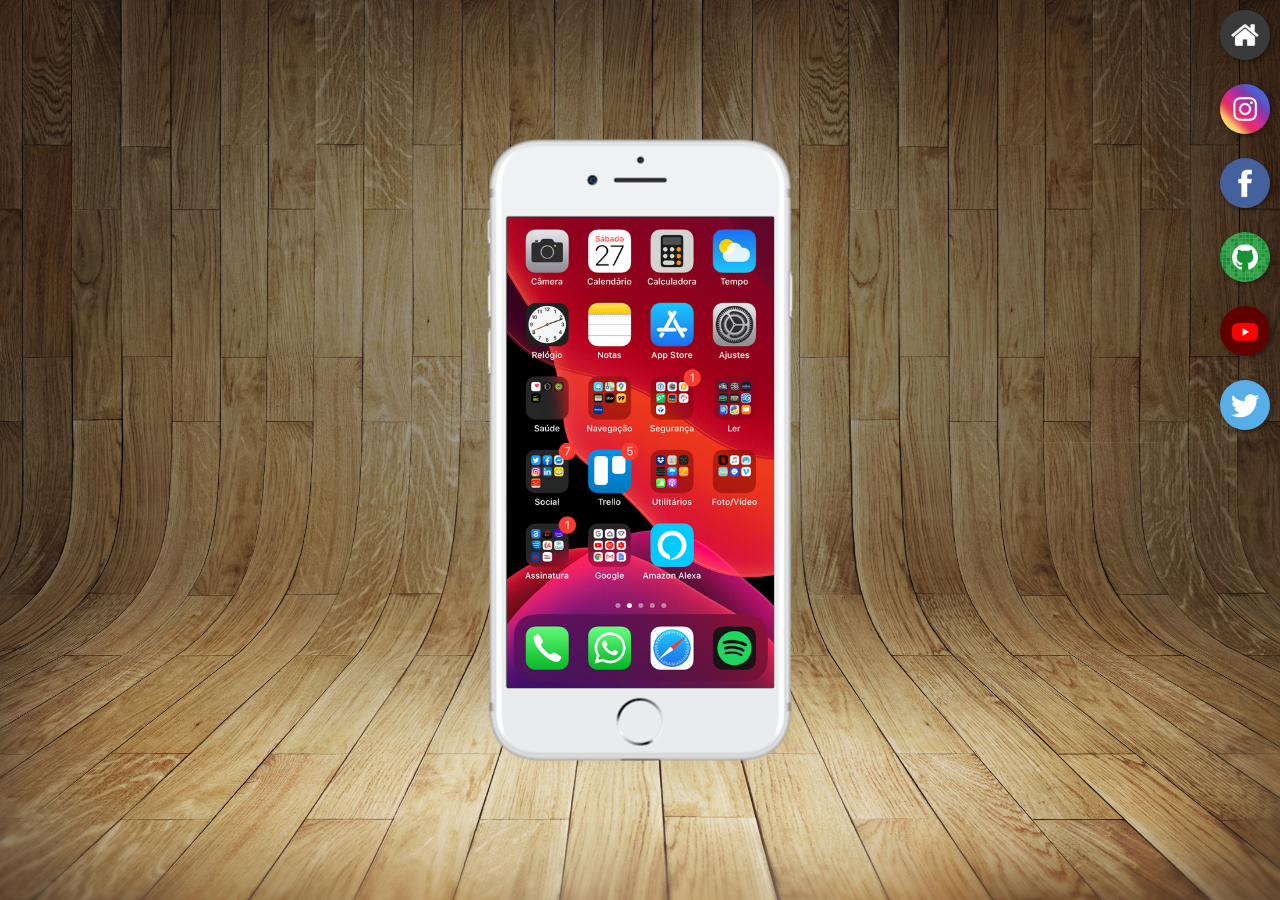
<file: index.html>
<!DOCTYPE html>
<html lang="pt-br">
<head>
    <meta charset="UTF-8">
    <meta name="viewport" content="width=device-width, initial-scale=1.0">
    <link rel="shortcut icon" href="favicon.ico" type="image/x-icon">
    <link rel="stylesheet" href="estilos/style.css">
    <title>Projeto redes sociais</title>
</head>
<body>
    <main>
        <section id="telefone">
            <iframe src="home.html" frameborder="0" name="tela" id="tela"></iframe>
        </section>
        <section id="redes-sociais">
            <a href="home.html" target="tela"> <img src="imagens/logo-home.jpg" alt="home"></a><br>
            <a href="instagram.html" target="tela"> <img src="imagens/logo-instagram.jpg" alt="instagram"></a><br>
            <a href="facebook.html" target="tela"> <img src="imagens/logo-facebook.jpg" alt="facebook"></a><br>
            <a href="githyb.html" target="tela"> <img src="imagens/logo-github.jpg" alt=""></a><br>
            <a href="tube.html" target="tela"> <img src="imagens/logo-youtube.jpg" alt="youtube"></a><br>
            <a href="#" target="tela"> <img src="imagens/logo-twitter.jpg" alt="twitter"></a>
        </section>
    </main>
</body>
</html>
</file>
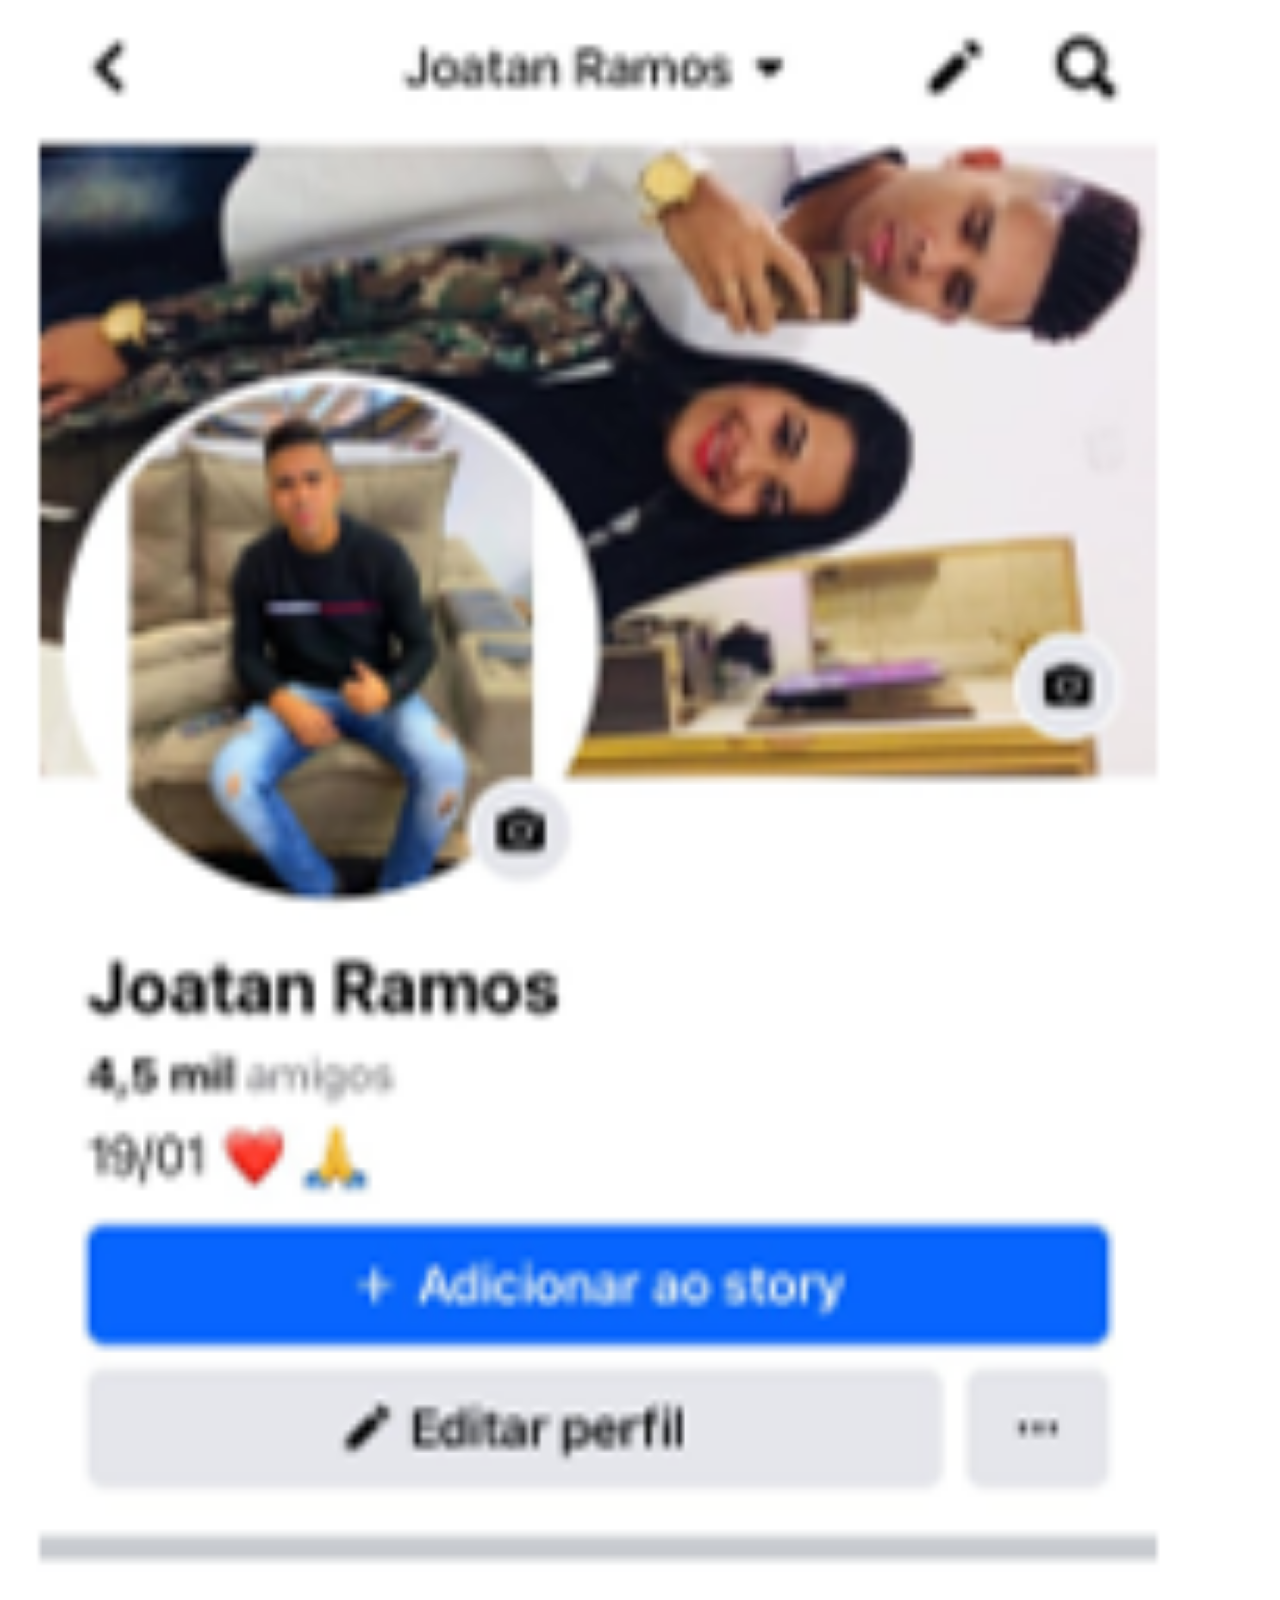
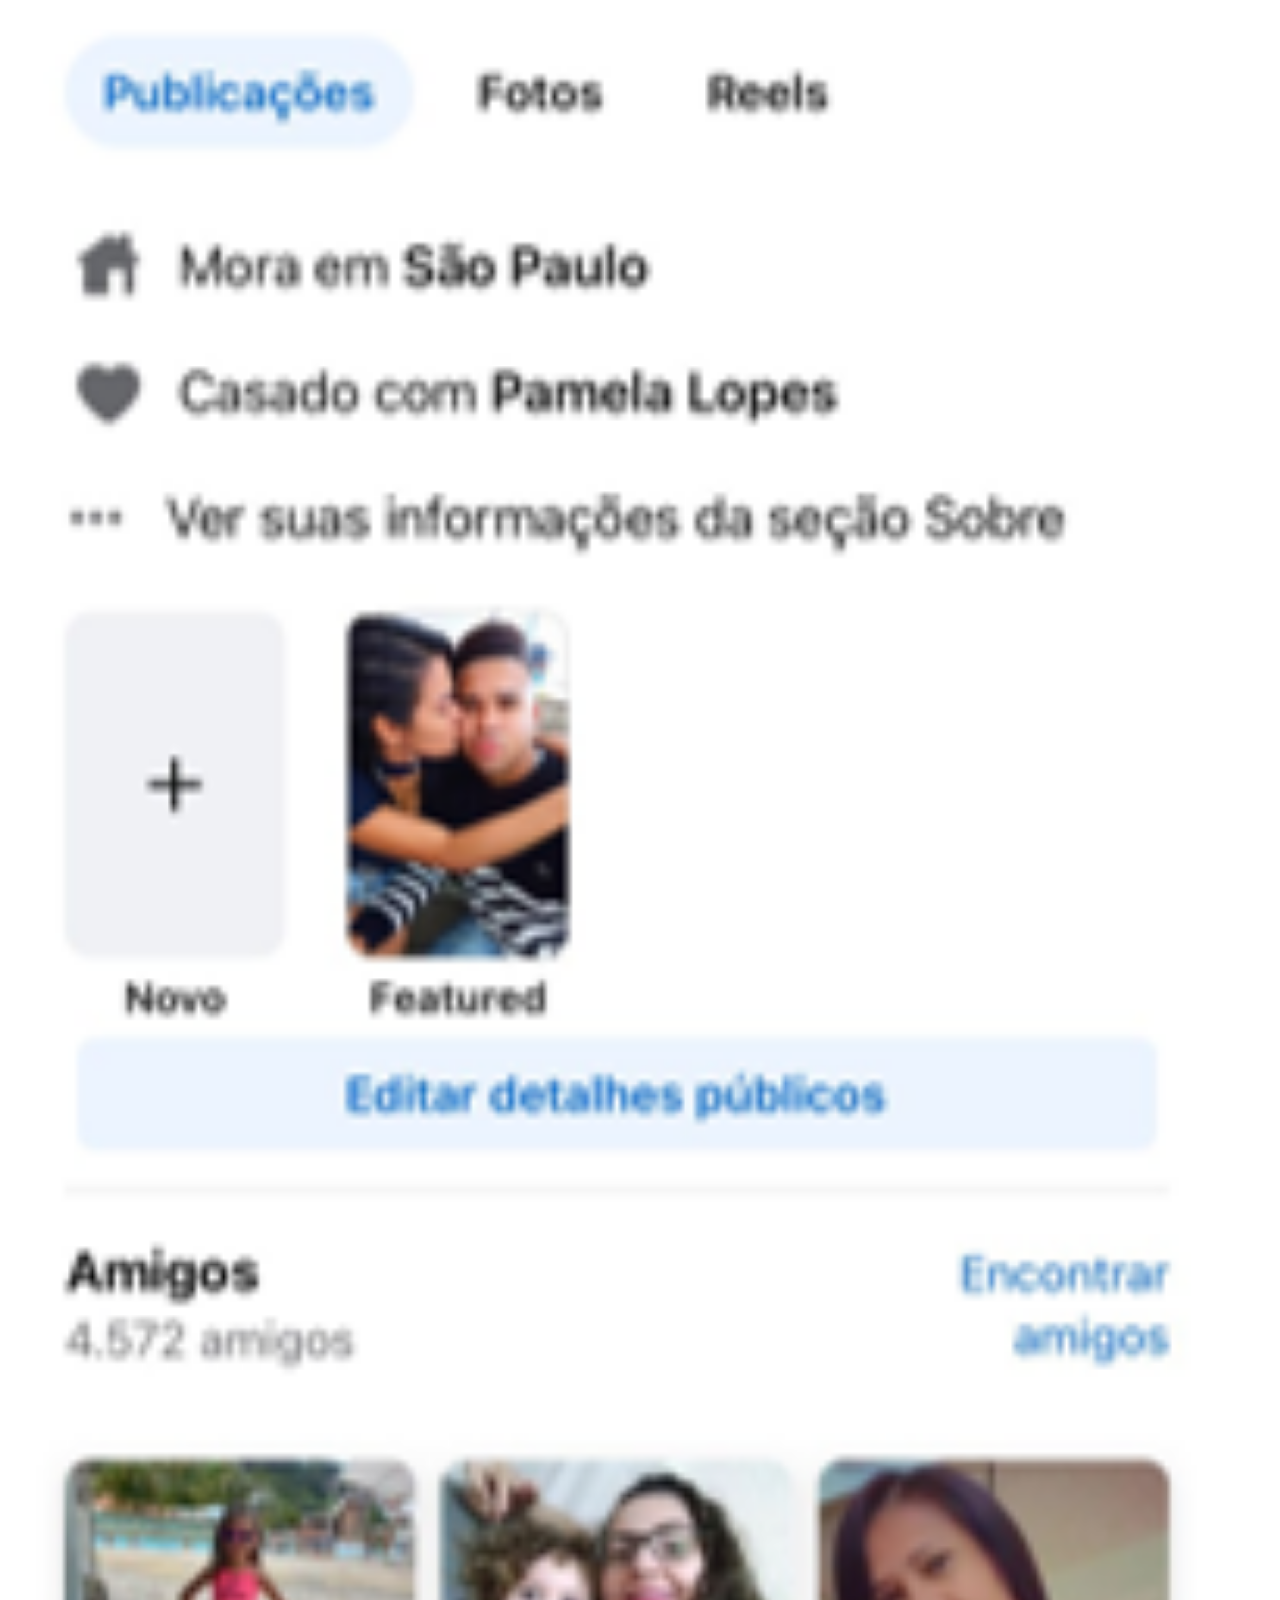
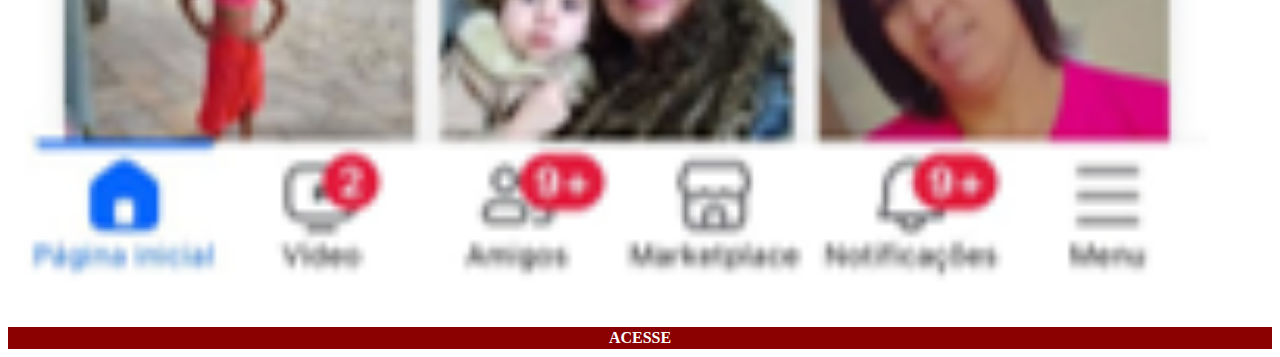
<file: facebook.html>
<!DOCTYPE html>
<html lang="pt-br">
<head>
    <meta charset="UTF-8">
    <meta name="viewport" content="width=device-width, initial-scale=1.0">
    <title>Facebook</title>
    <link rel="stylesheet" href="estilos/social.css">
</head>
<body>
    <img src="imagens/facebook.png" alt="facebook">
    <a href="https://www.facebook.com/joatan.souza" target="_blank">ACESSE</a>
</body>
</html>
</file>
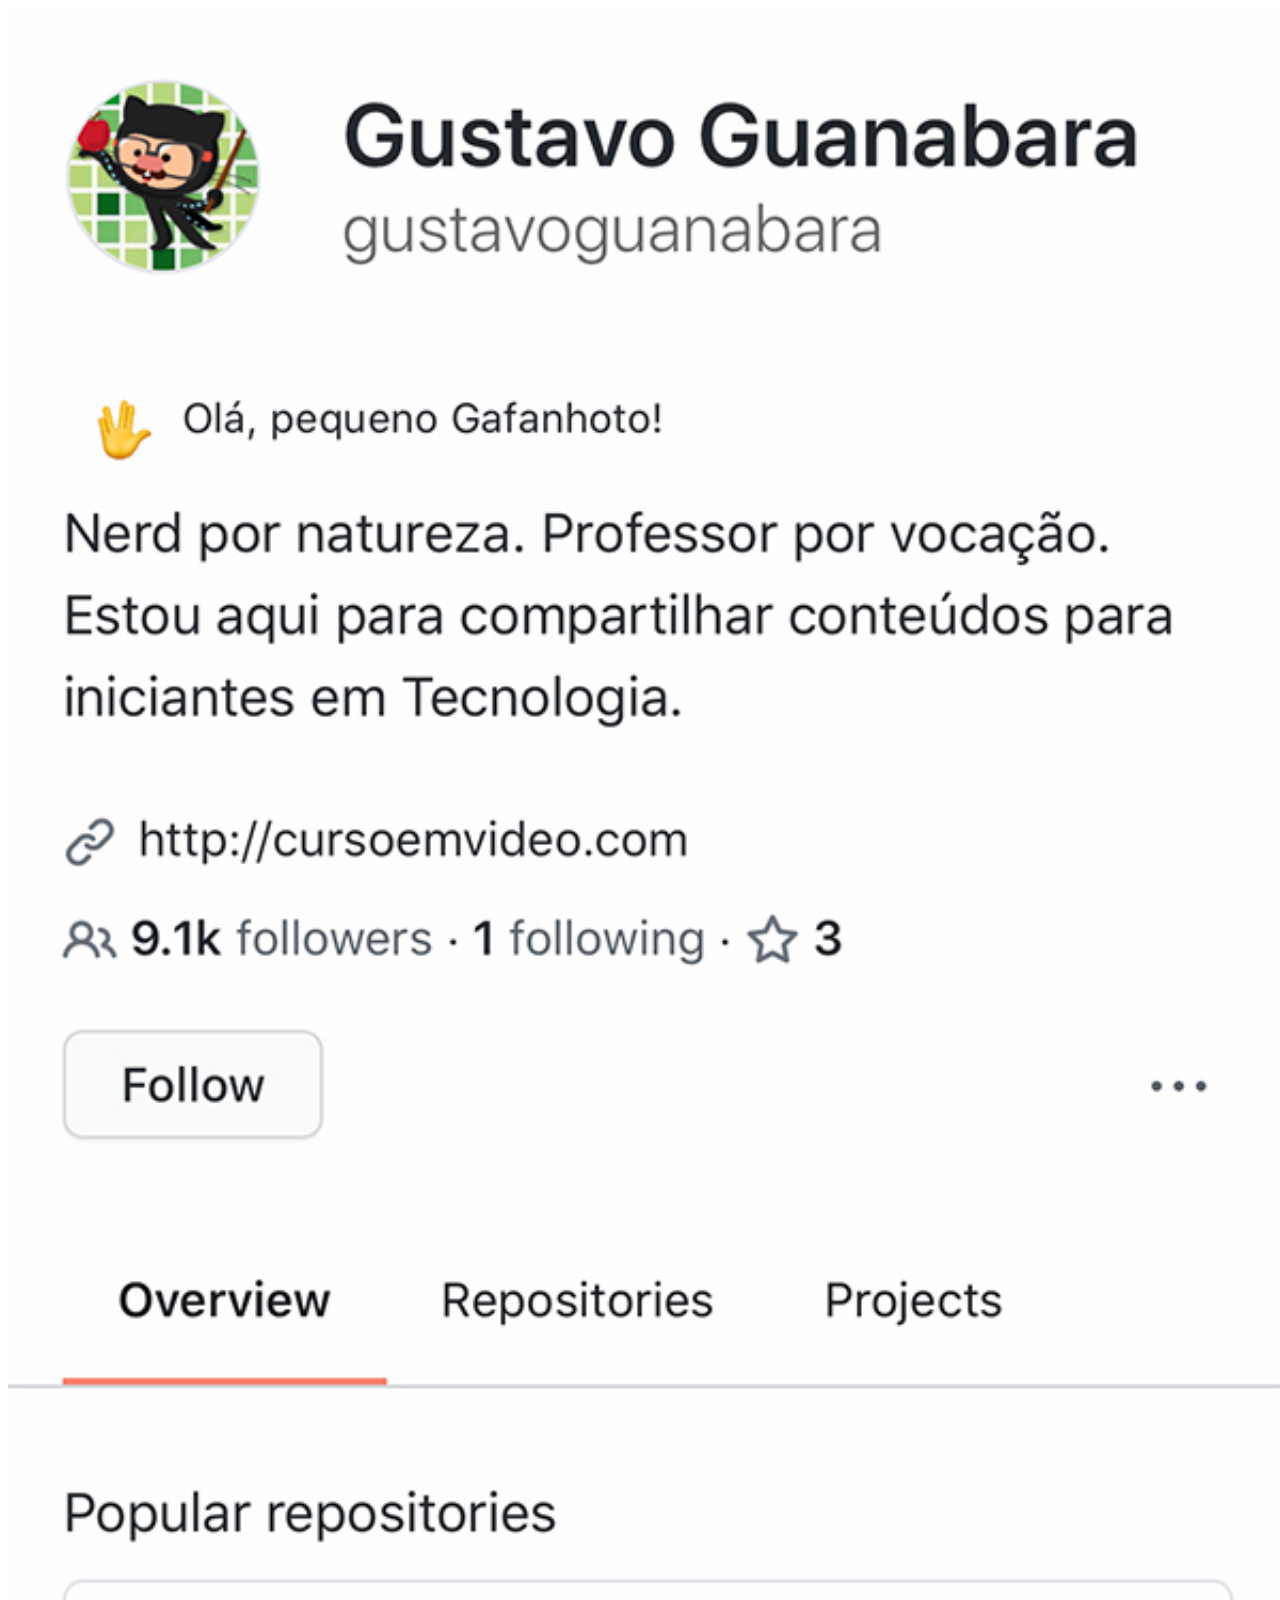
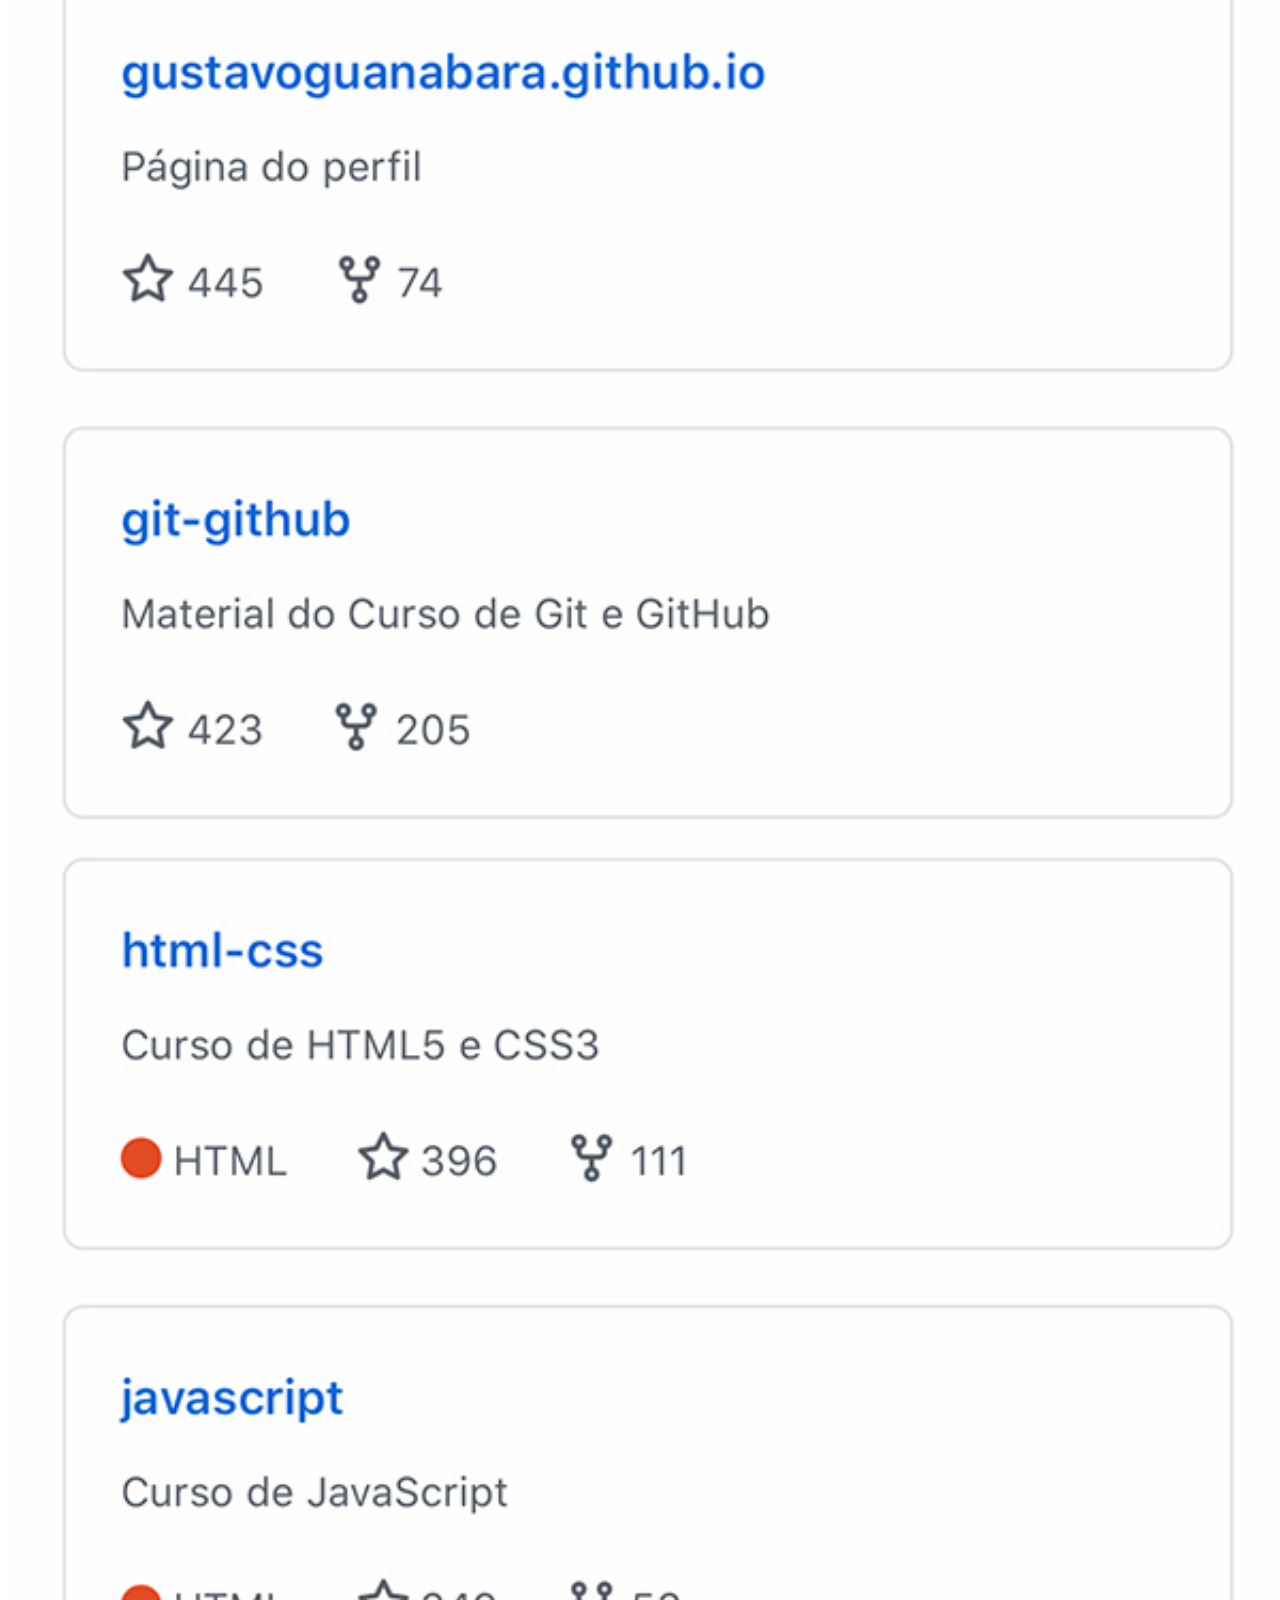
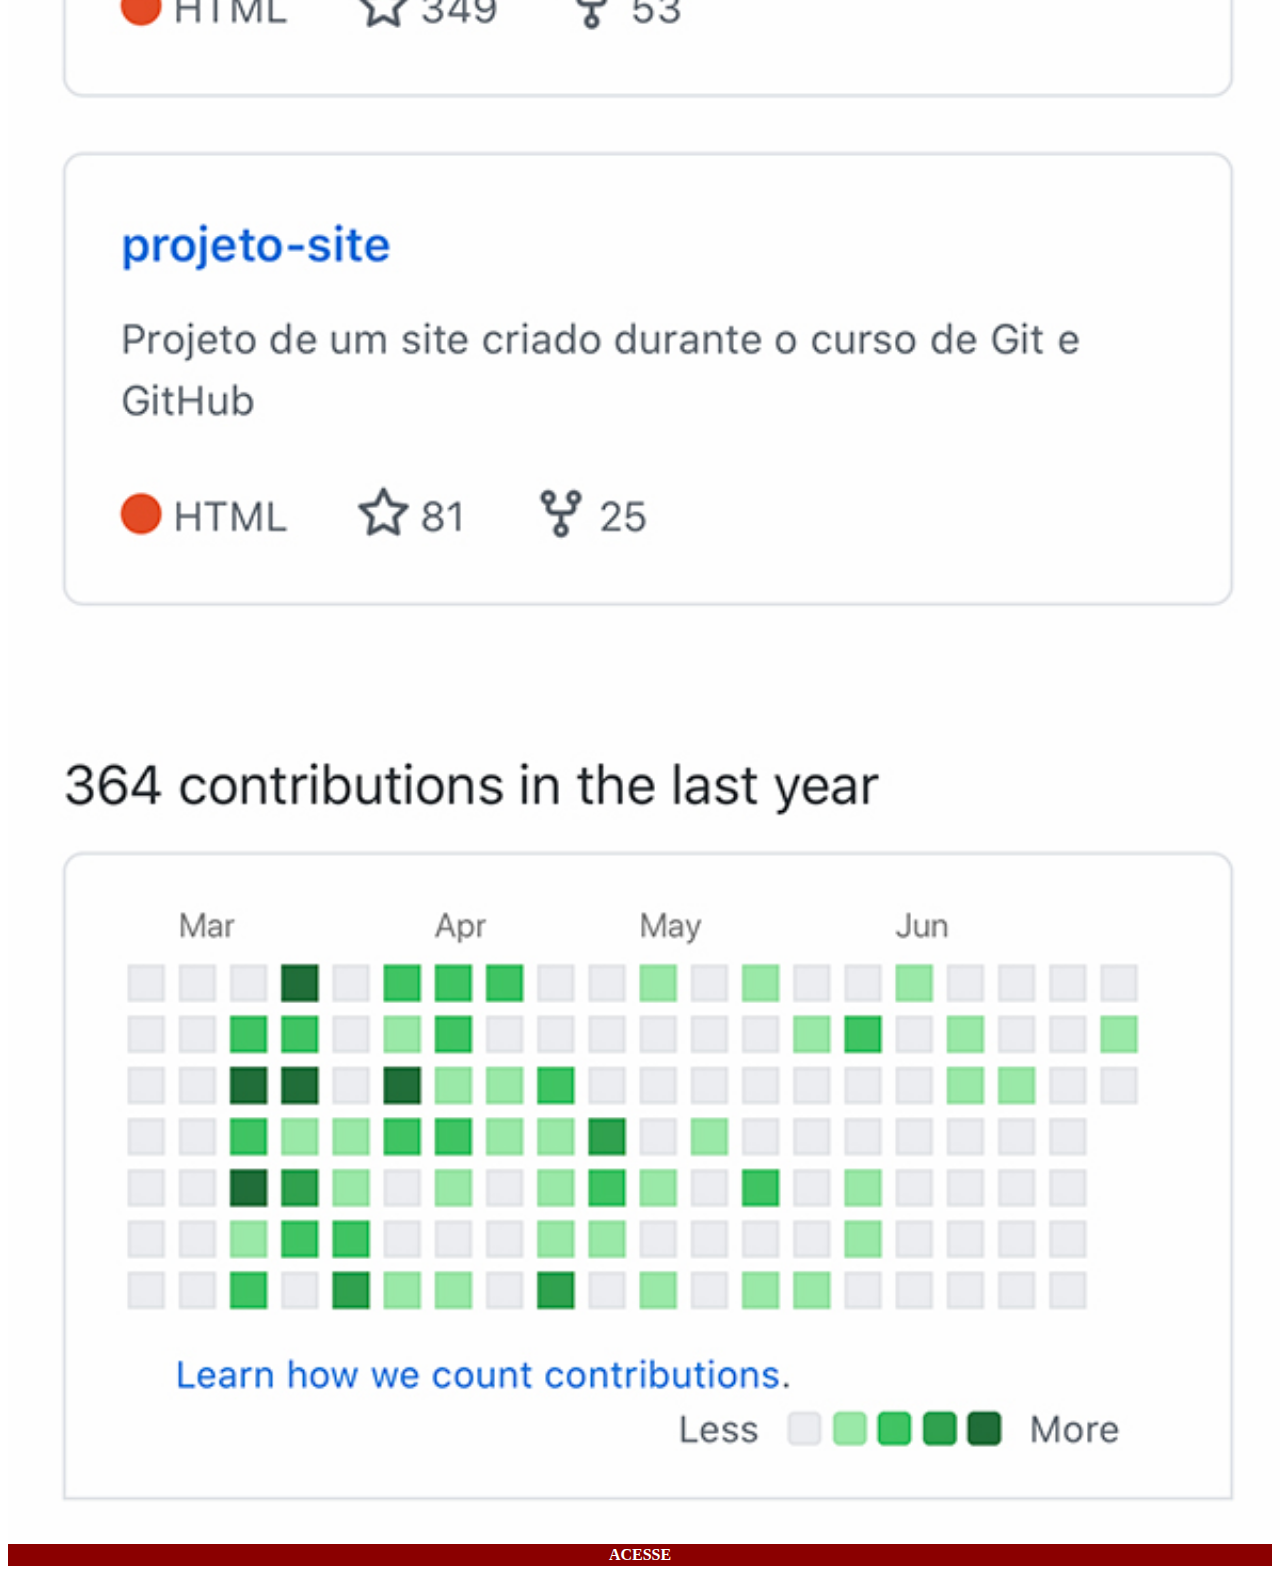
<file: github.html>
<!DOCTYPE html>
<html lang="pt-br">
<head>
    <meta charset="UTF-8">
    <meta name="viewport" content="width=device-width, initial-scale=1.0">
    <title>GitHub</title>
    <link rel="stylesheet" href="estilos/social.css">
</head>
<body>
    <img src="imagens/tela-github.jpg" alt="Github">
    <a href="https://github.com/Joatanramos" target="_blank">ACESSE</a>
</body>
</html>
</file>
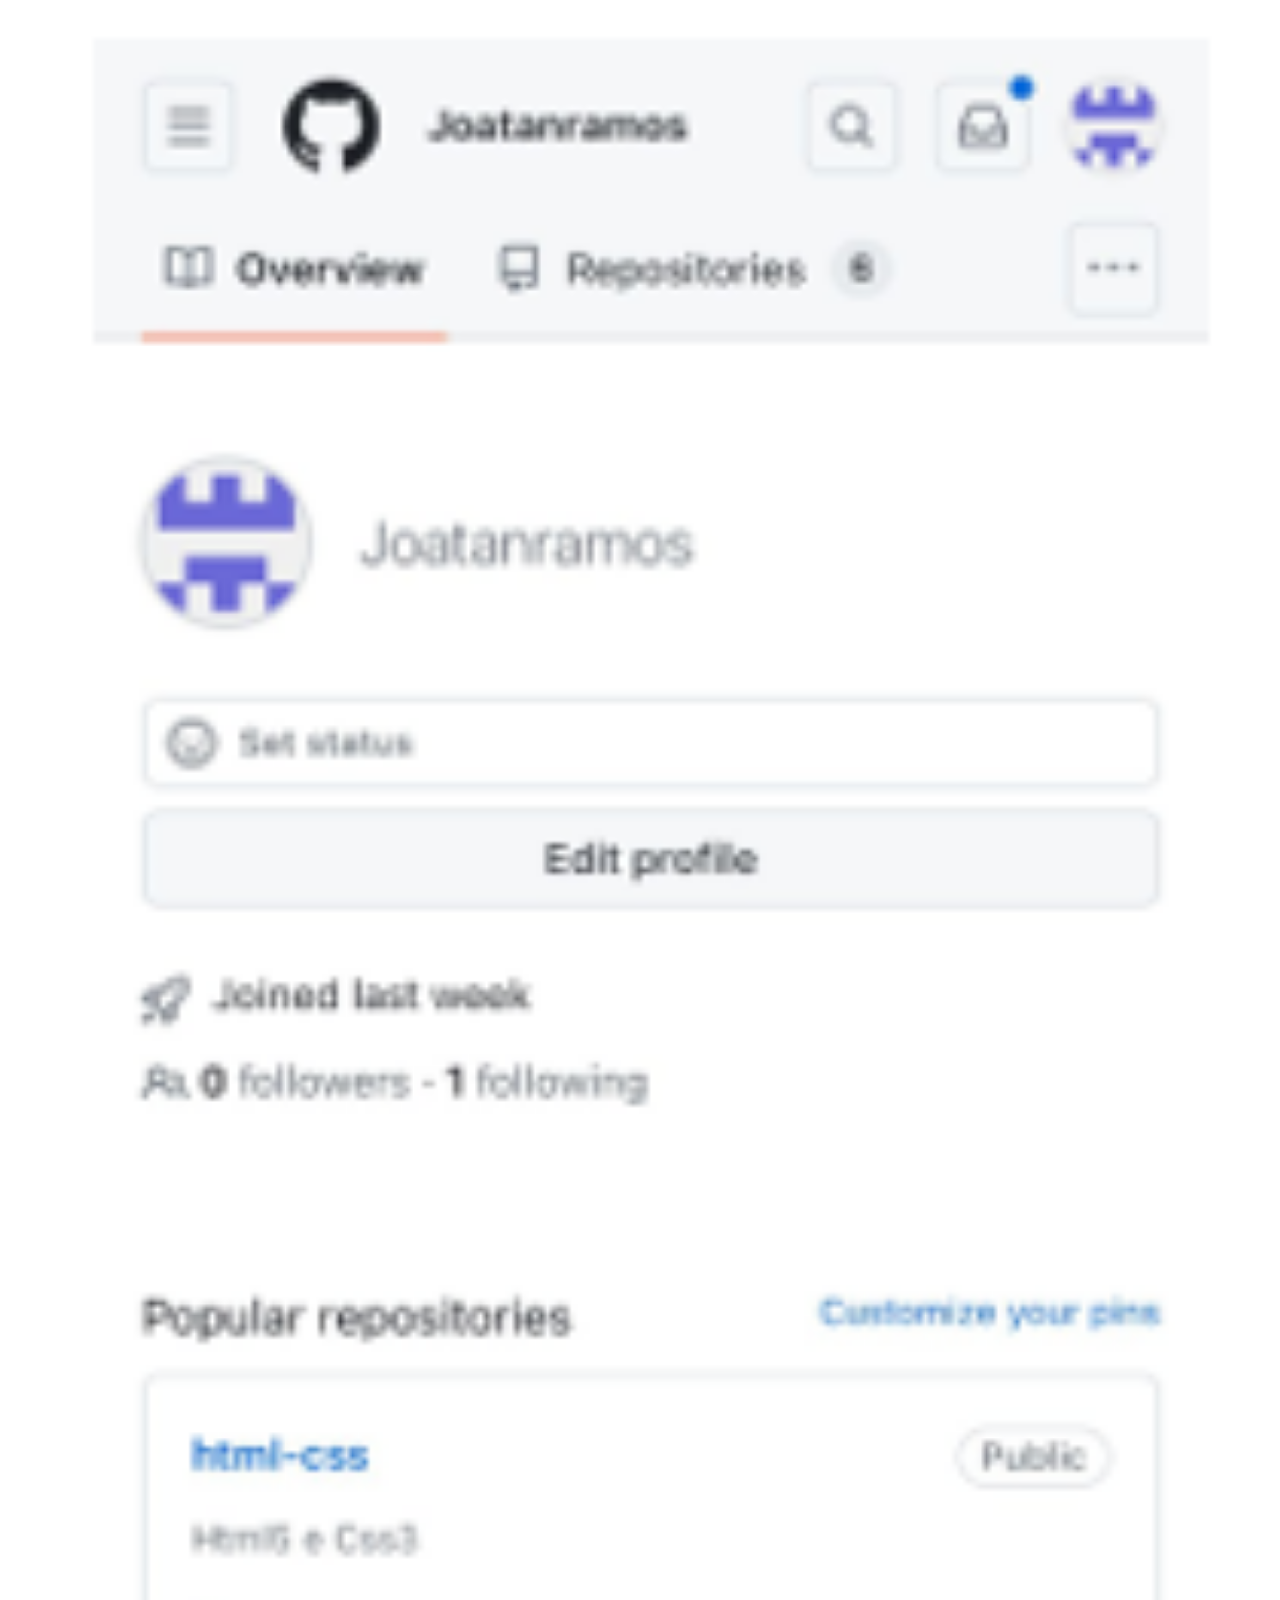
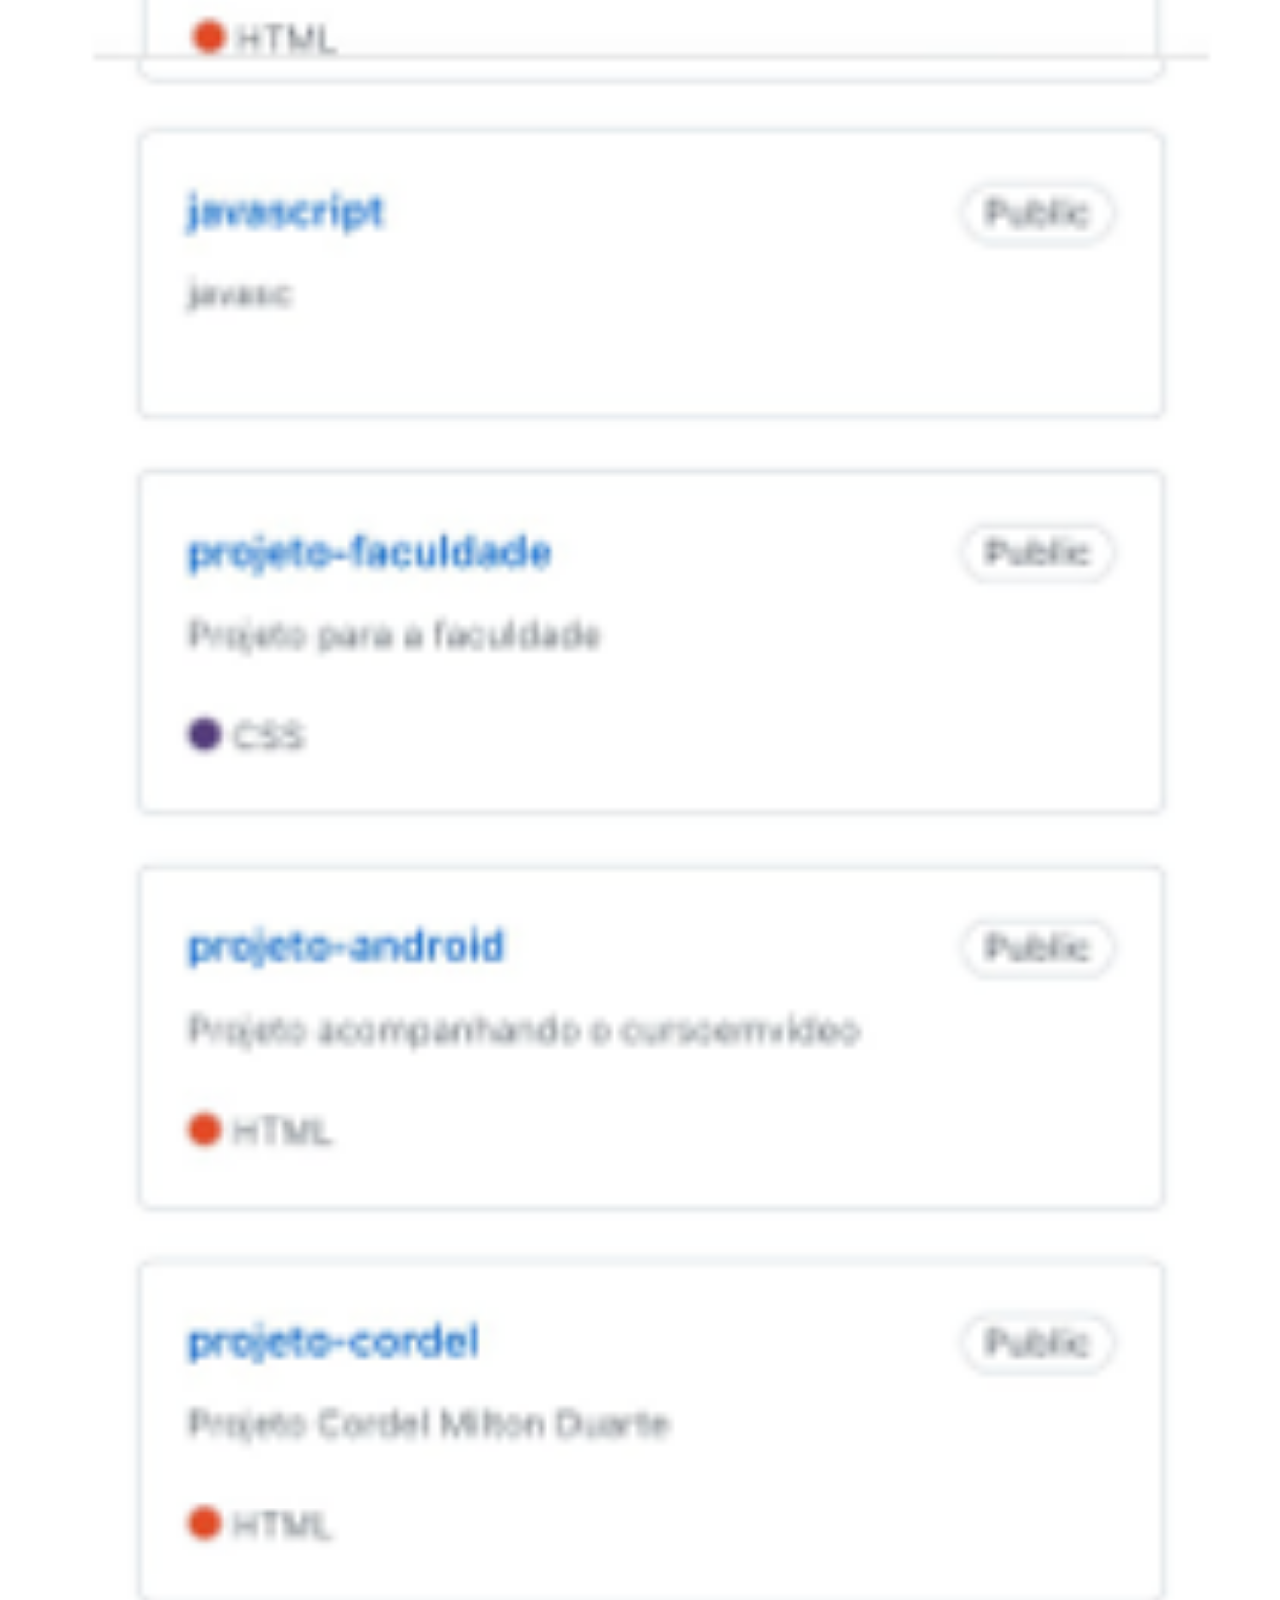
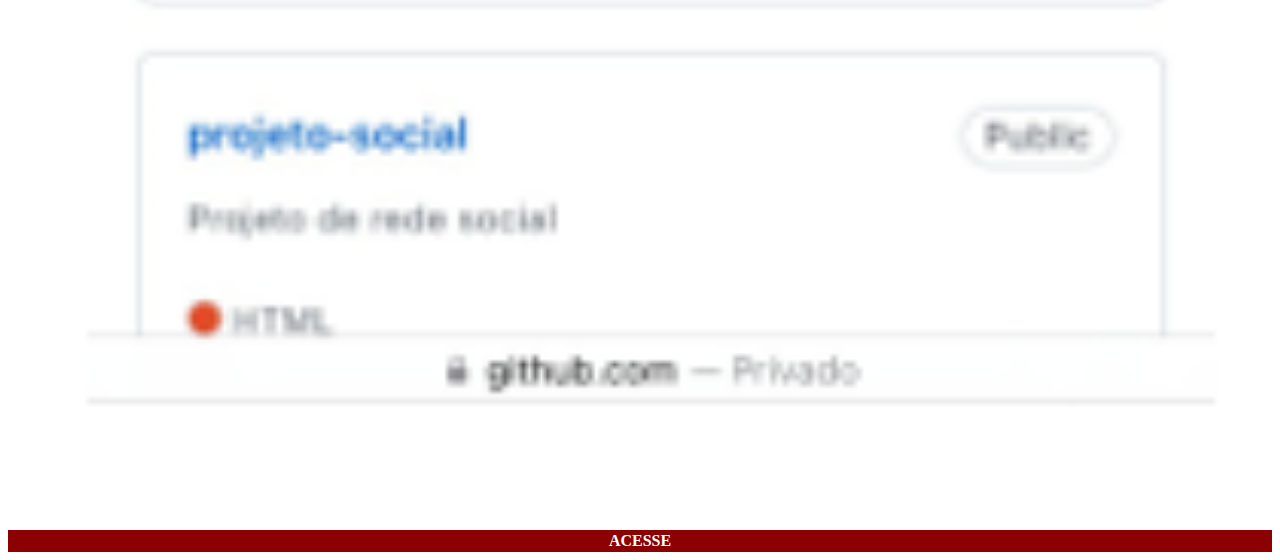
<file: githyb.html>
<!DOCTYPE html>
<html lang="pt-br">
<head>
    <meta charset="UTF-8">
    <meta name="viewport" content="width=device-width, initial-scale=1.0">
    <title>Github</title>
    <link rel="stylesheet" href="estilos/social.css">
</head>
<body>
    <img src="imagens/github..png" alt="Github">
    <a href="https://github.com/Joatanramos" target="_blank">ACESSE</a>
</body>
</html>
</file>
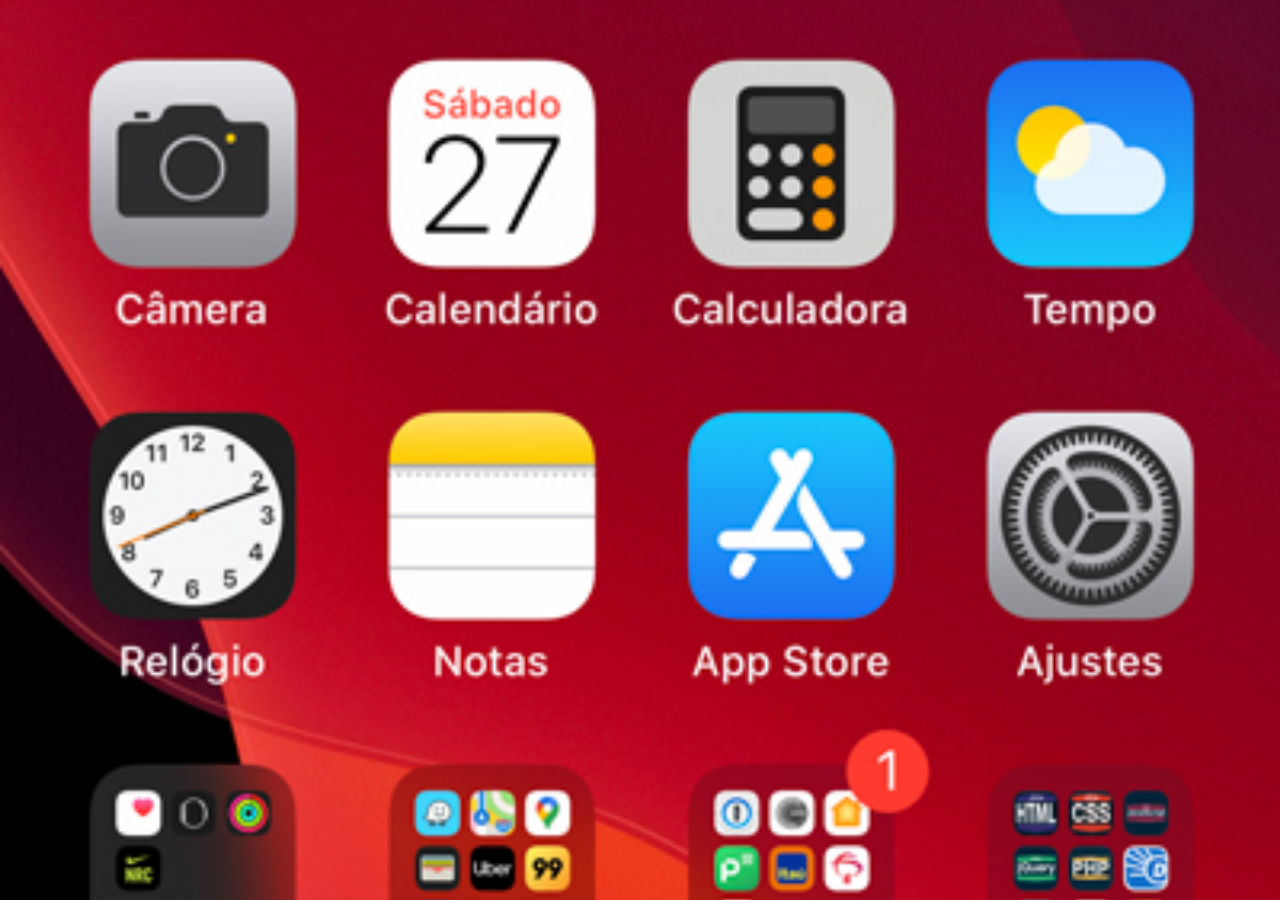
<file: home.html>
<!DOCTYPE html>
<html lang="pt-br">
<head>
    <meta charset="UTF-8">
    <meta name="viewport" content="width=device-width, initial-scale=1.0">
    <title>Home</title>
</head>
<style>
    * {
        margin: 0px;
        padding: 0px;
    }
    body {
        width: 100vh;
        height: 100vh;
        background: black url('imagens/tela-home.jpg') no-repeat top center;
        background-size: cover;
    }
</style>
<body>
    
</body>
</html>
</file>
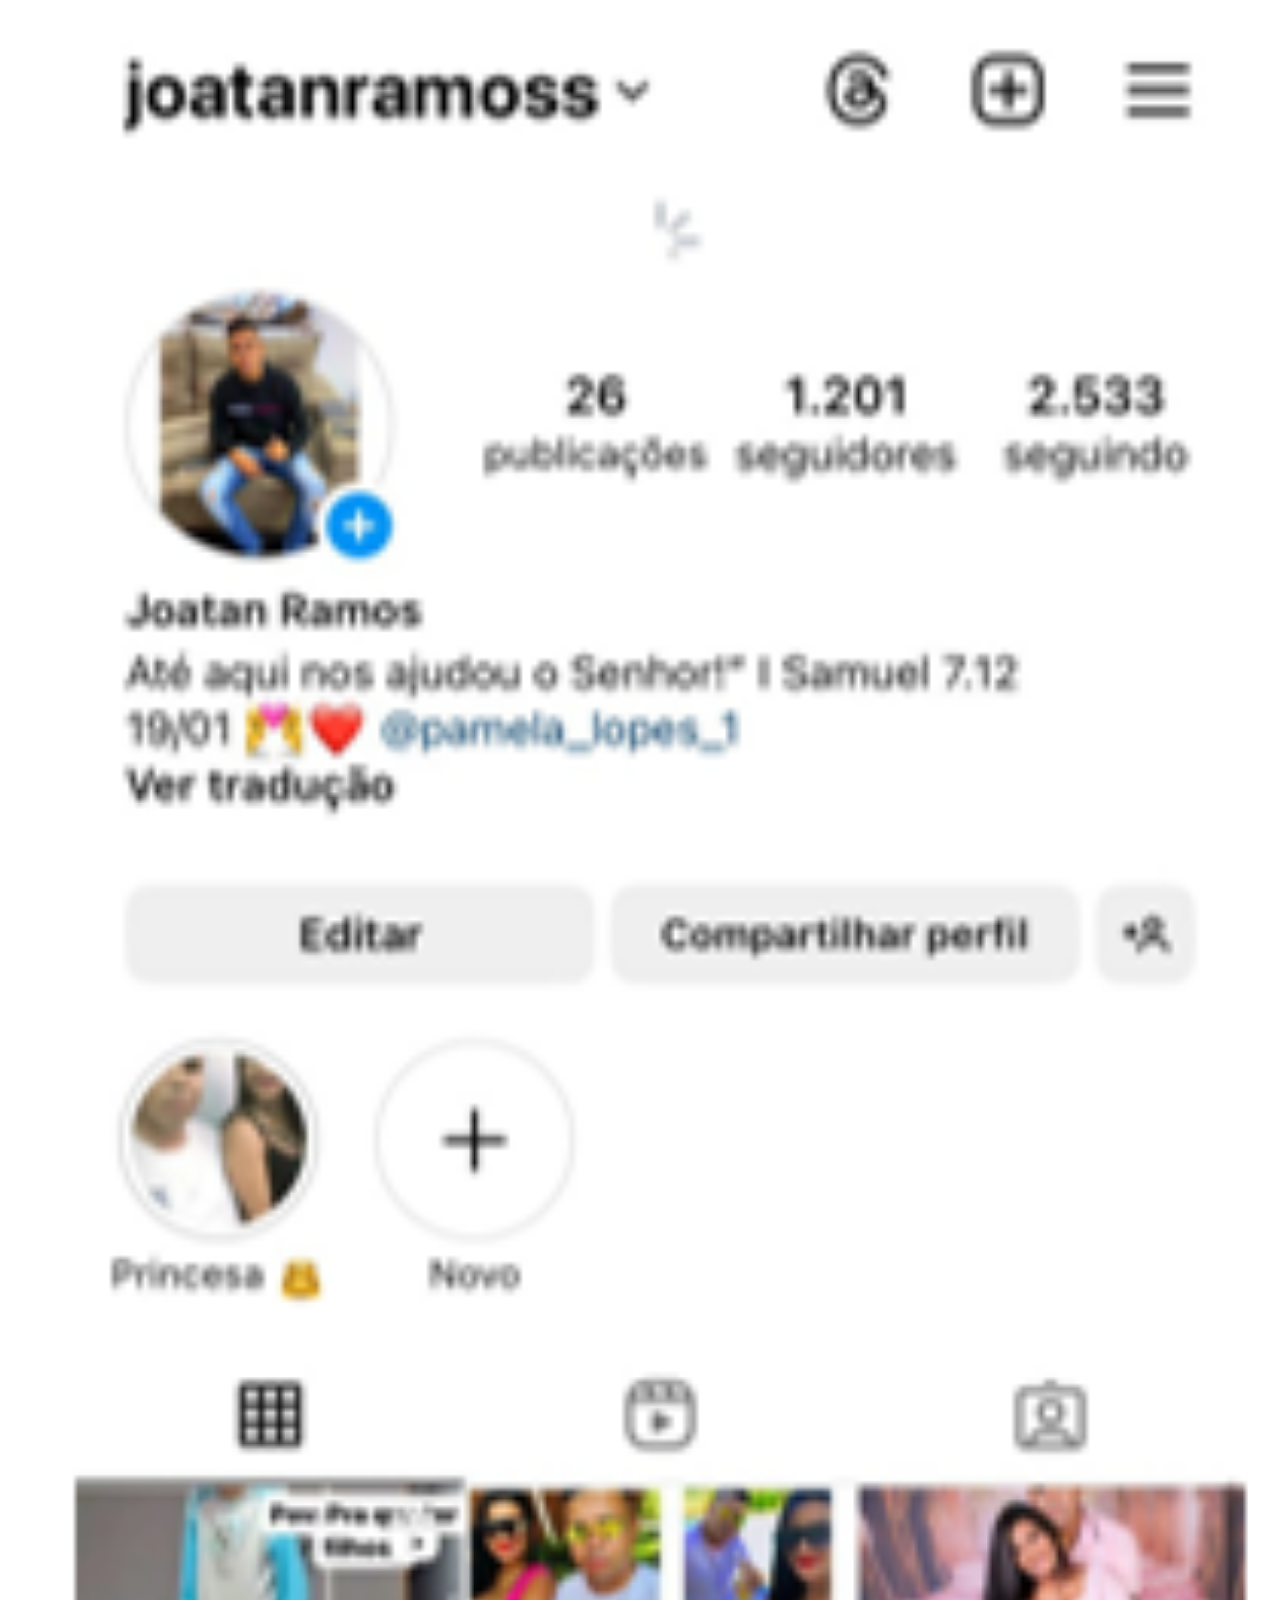
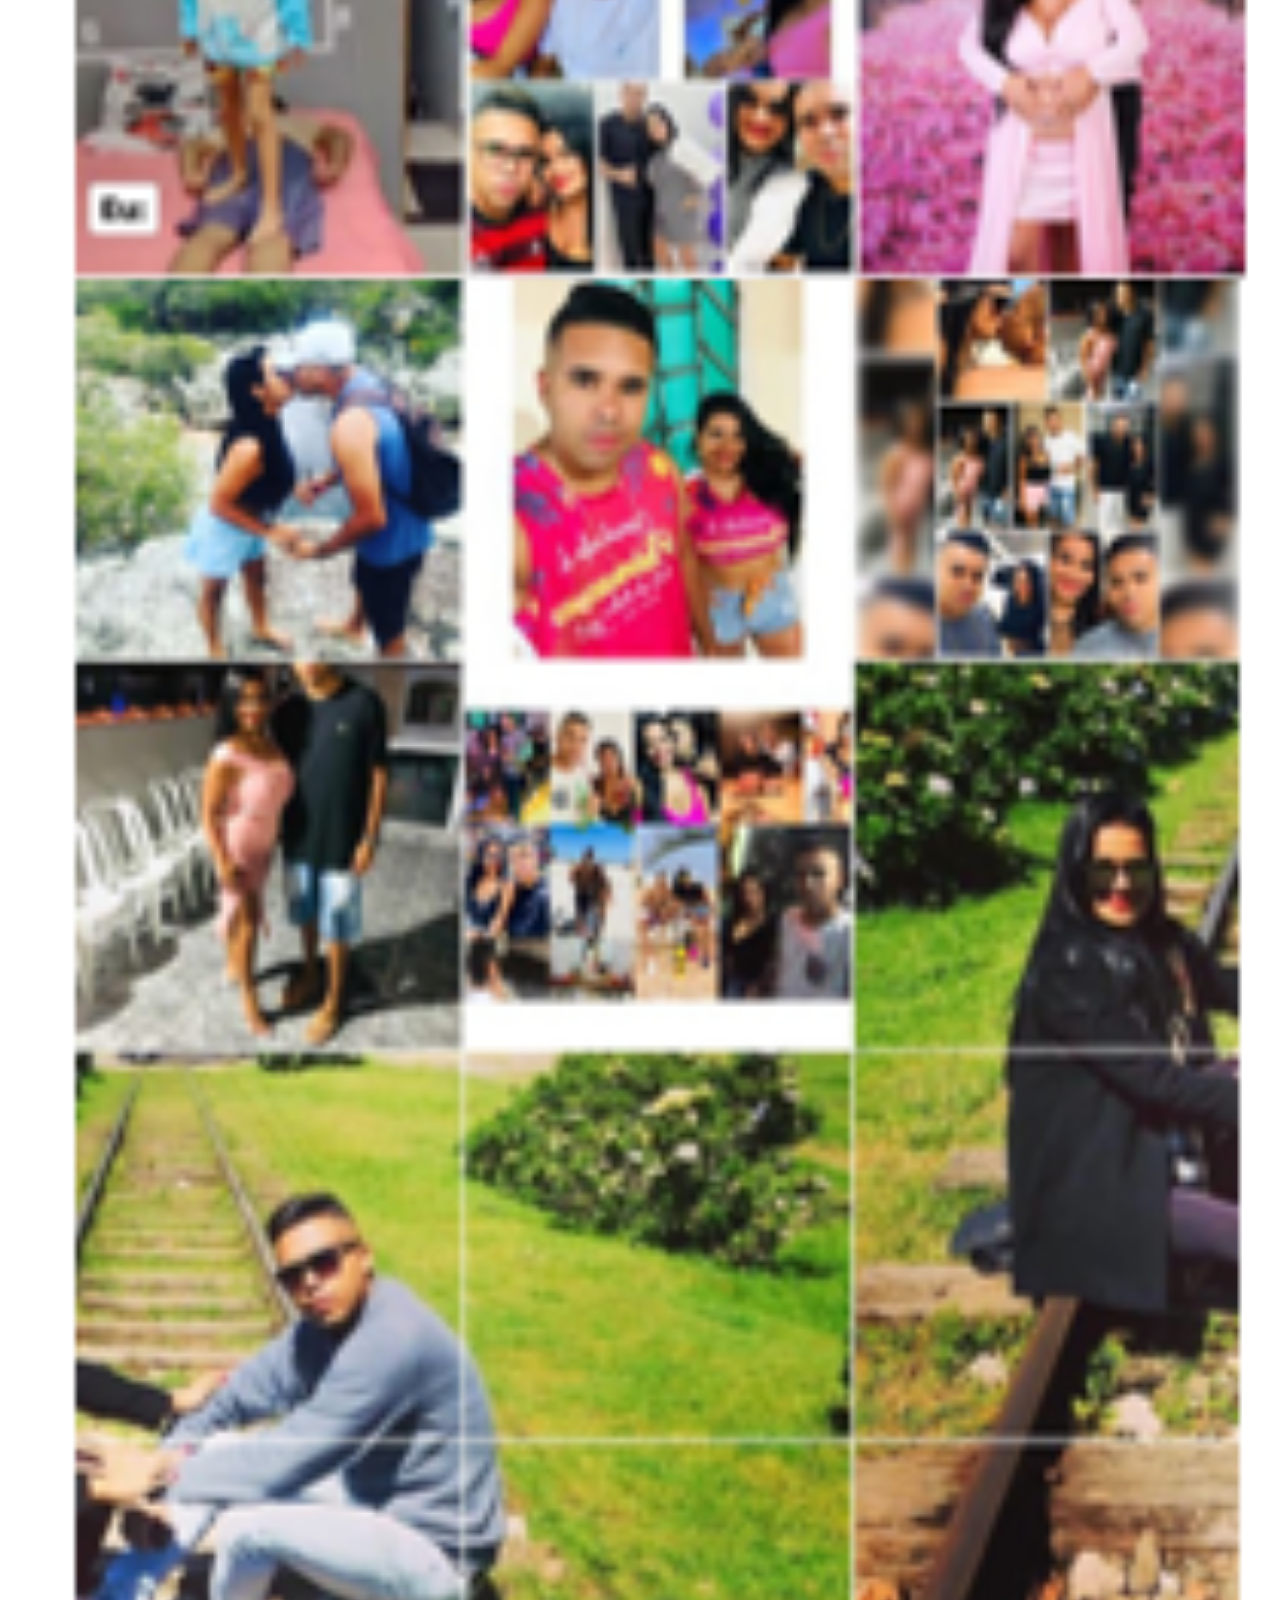
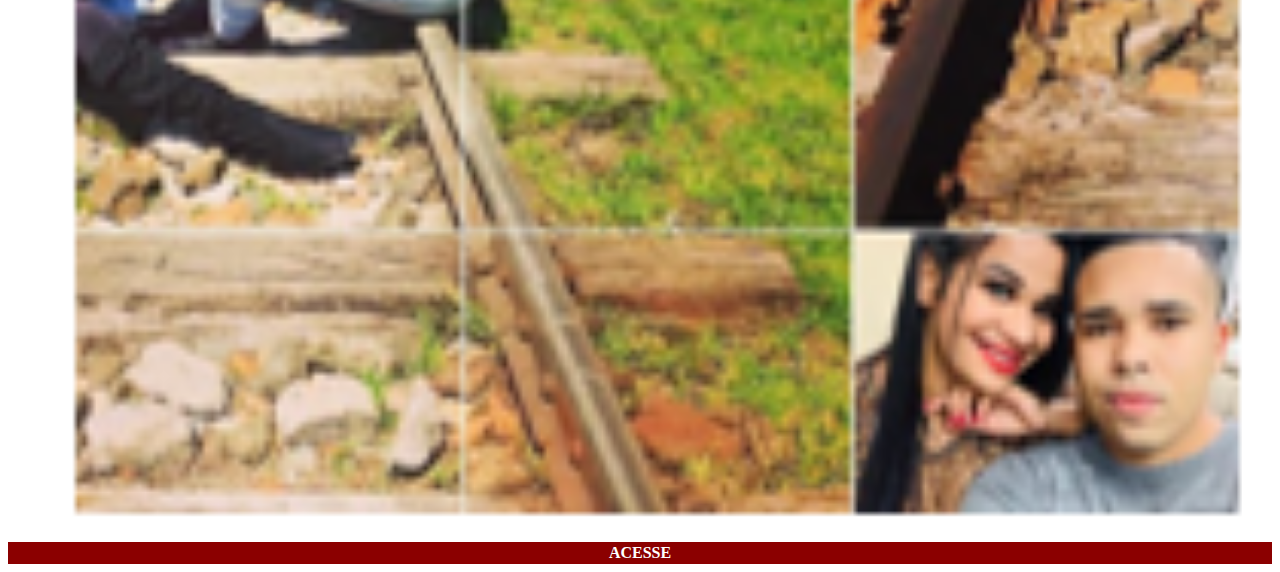
<file: instagram.html>
<!DOCTYPE html>
<html lang="en">
<head>
    <meta charset="UTF-8">
    <meta name="viewport" content="width=device-width, initial-scale=1.0">
    <link rel="stylesheet" href="estilos/social.css">
    <title>Instagram</title>
</head>
<body>
    <img src="imagens/instagram.png" alt="instagram">
    <a href="https://www.instagram.com/joatanramoss/" target="_blank">ACESSE</a>
</body>
</html>
</file>
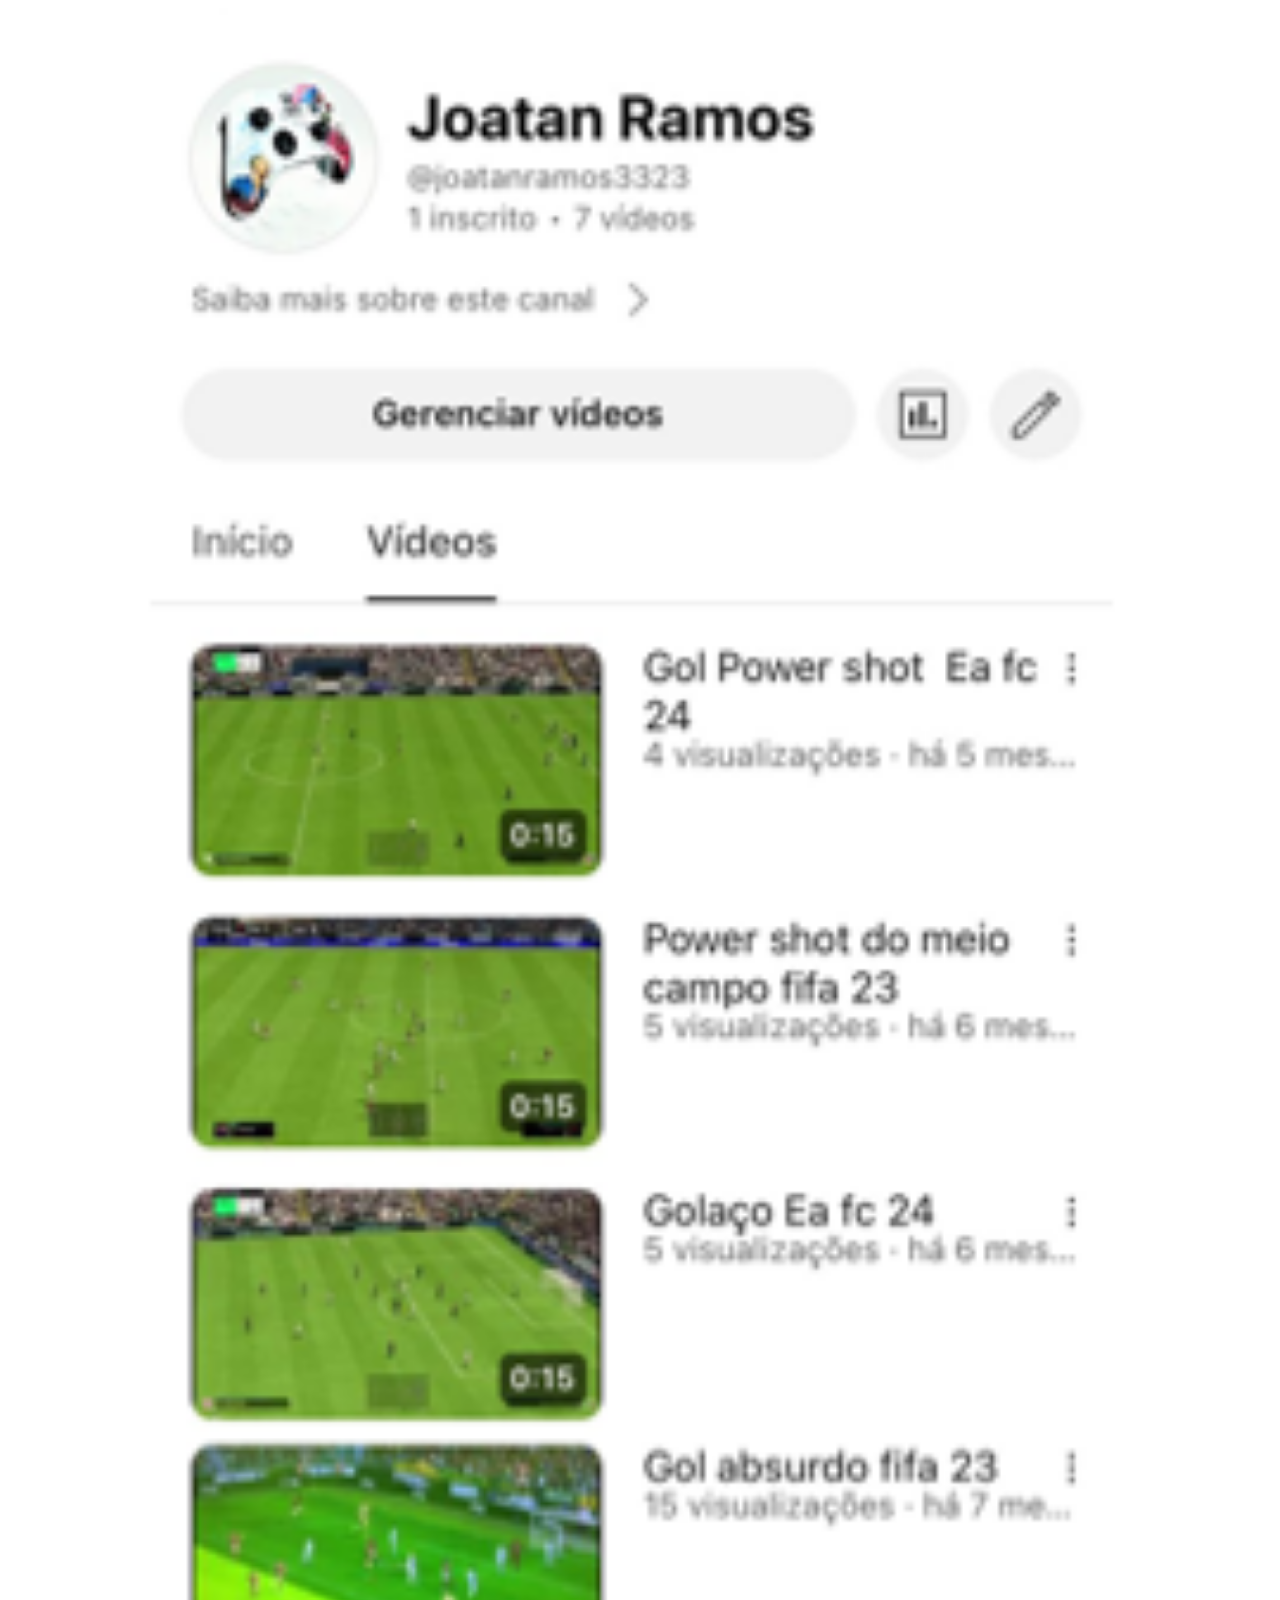
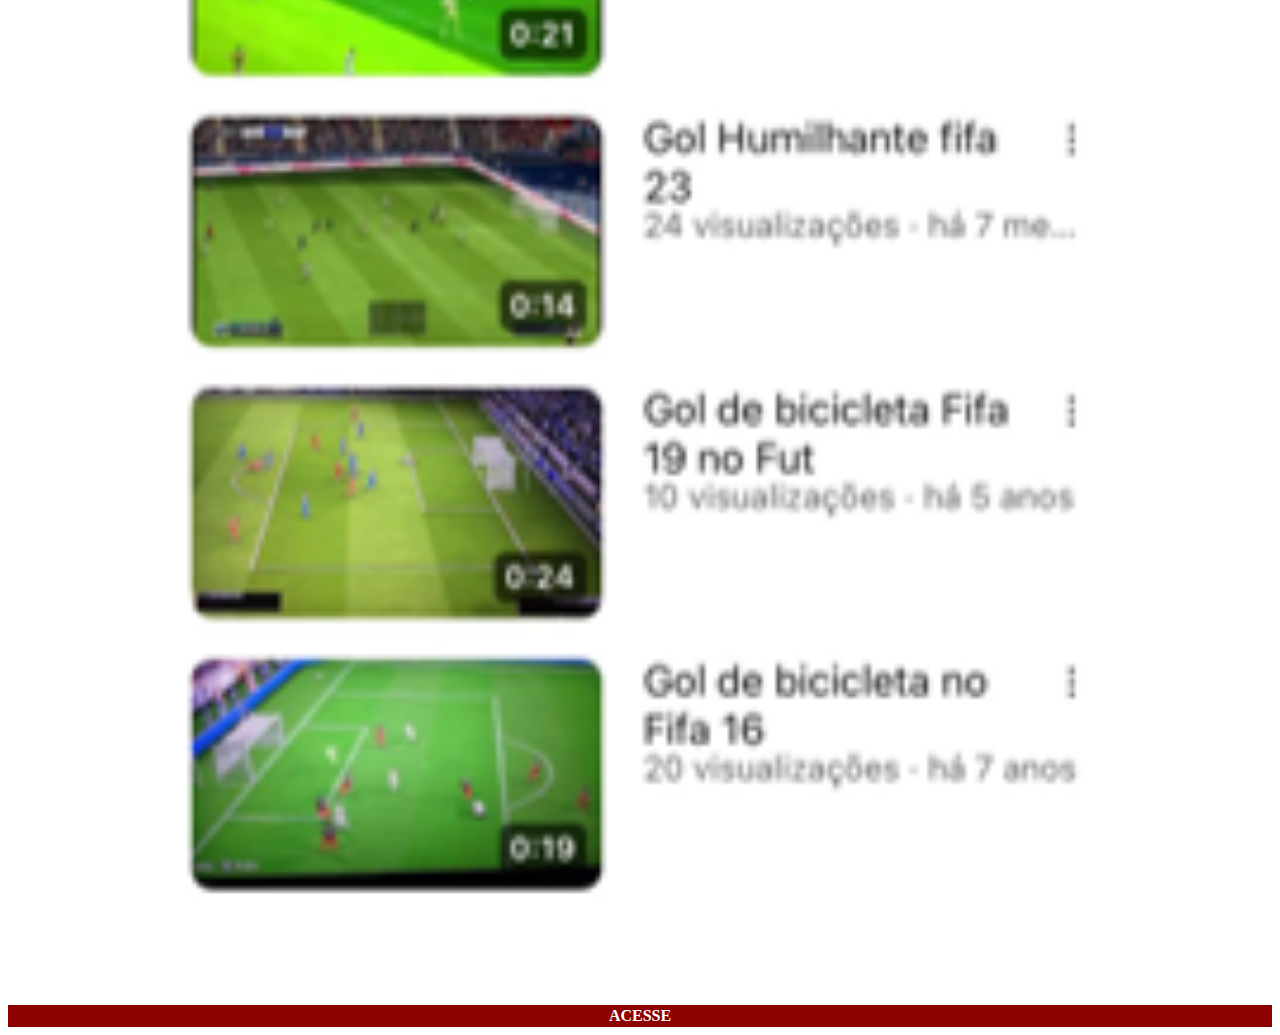
<file: tube.html>
<!DOCTYPE html>
<html lang="pt-br">
<head>
    <meta charset="UTF-8">
    <meta name="viewport" content="width=device-width, initial-scale=1.0">
    <title>Youtube</title>
    <link rel="stylesheet" href="estilos/social.css">
</head>
<body>
    <img src="imagens/tube.png" alt="YouTube">
    <a href="https://www.youtube.com/@joatanramos3323/videos" target="_blank">ACESSE</a>
</body>
</html>
</file>
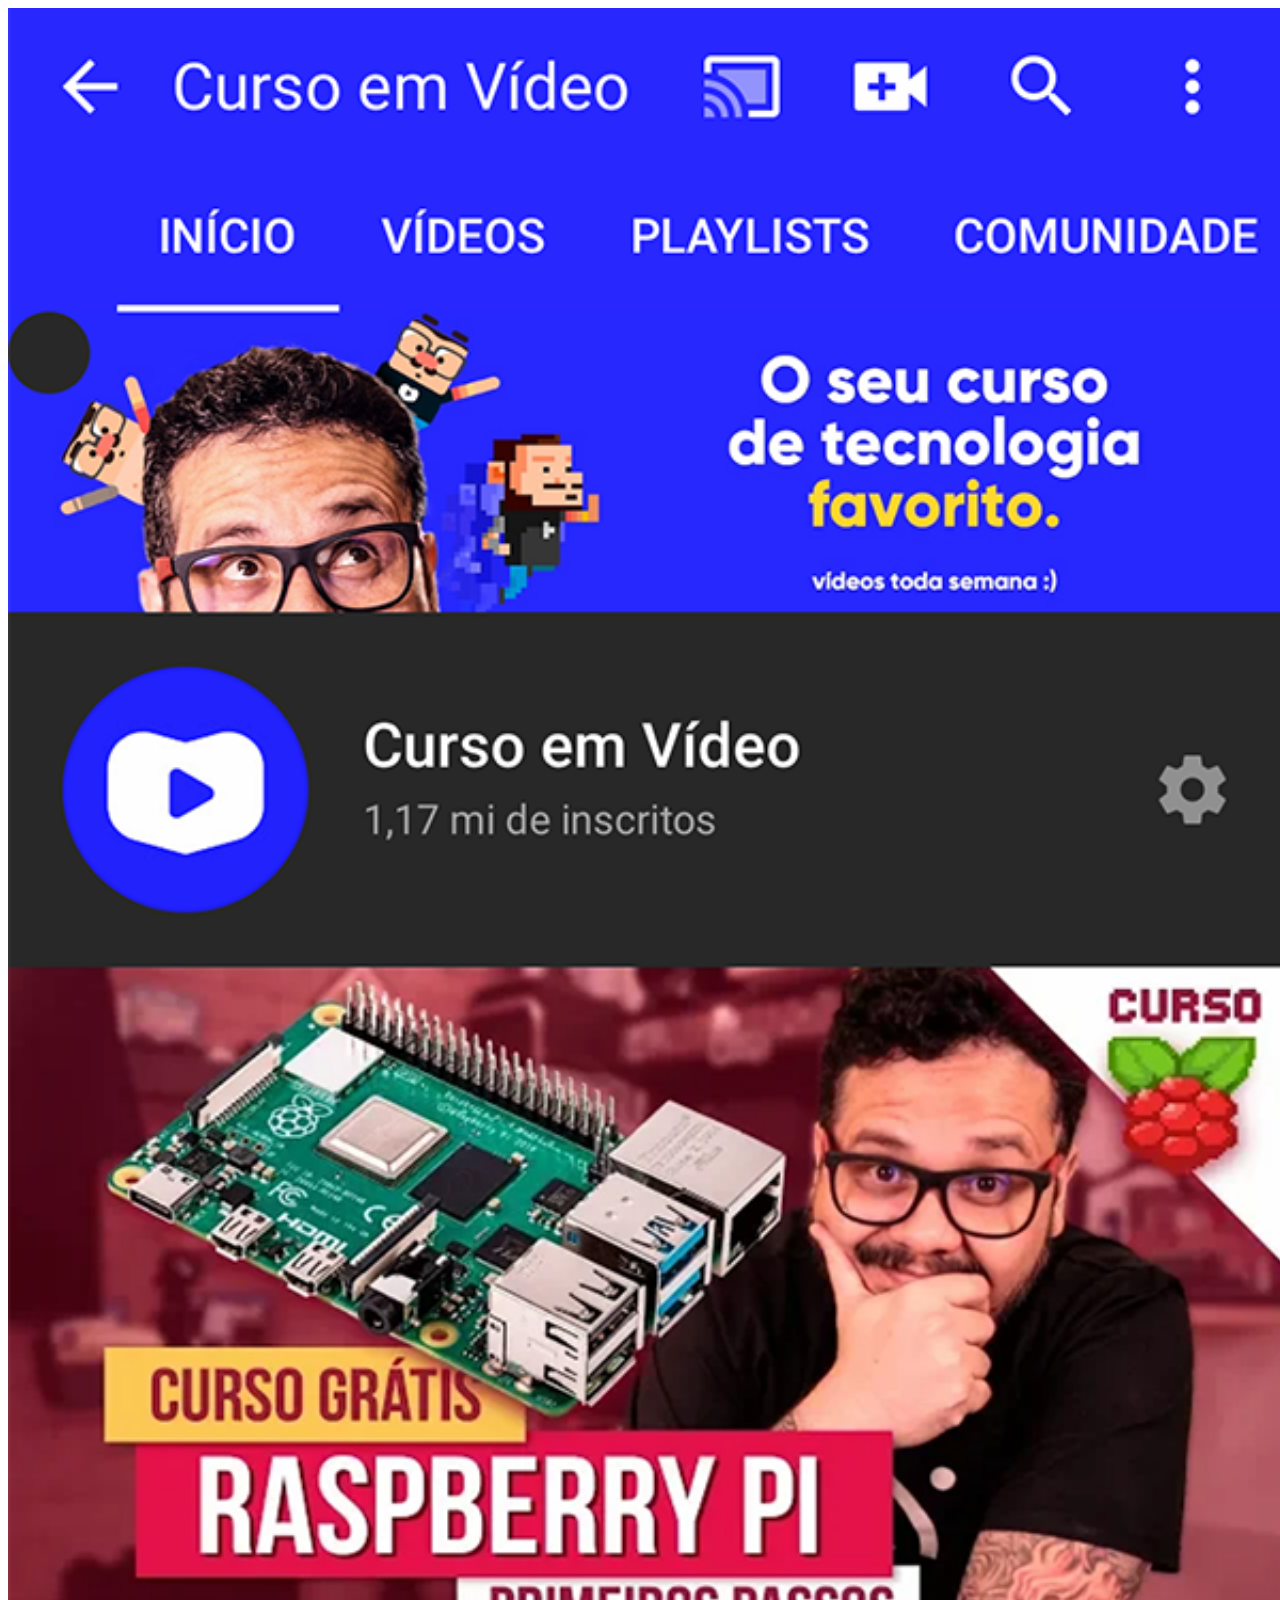
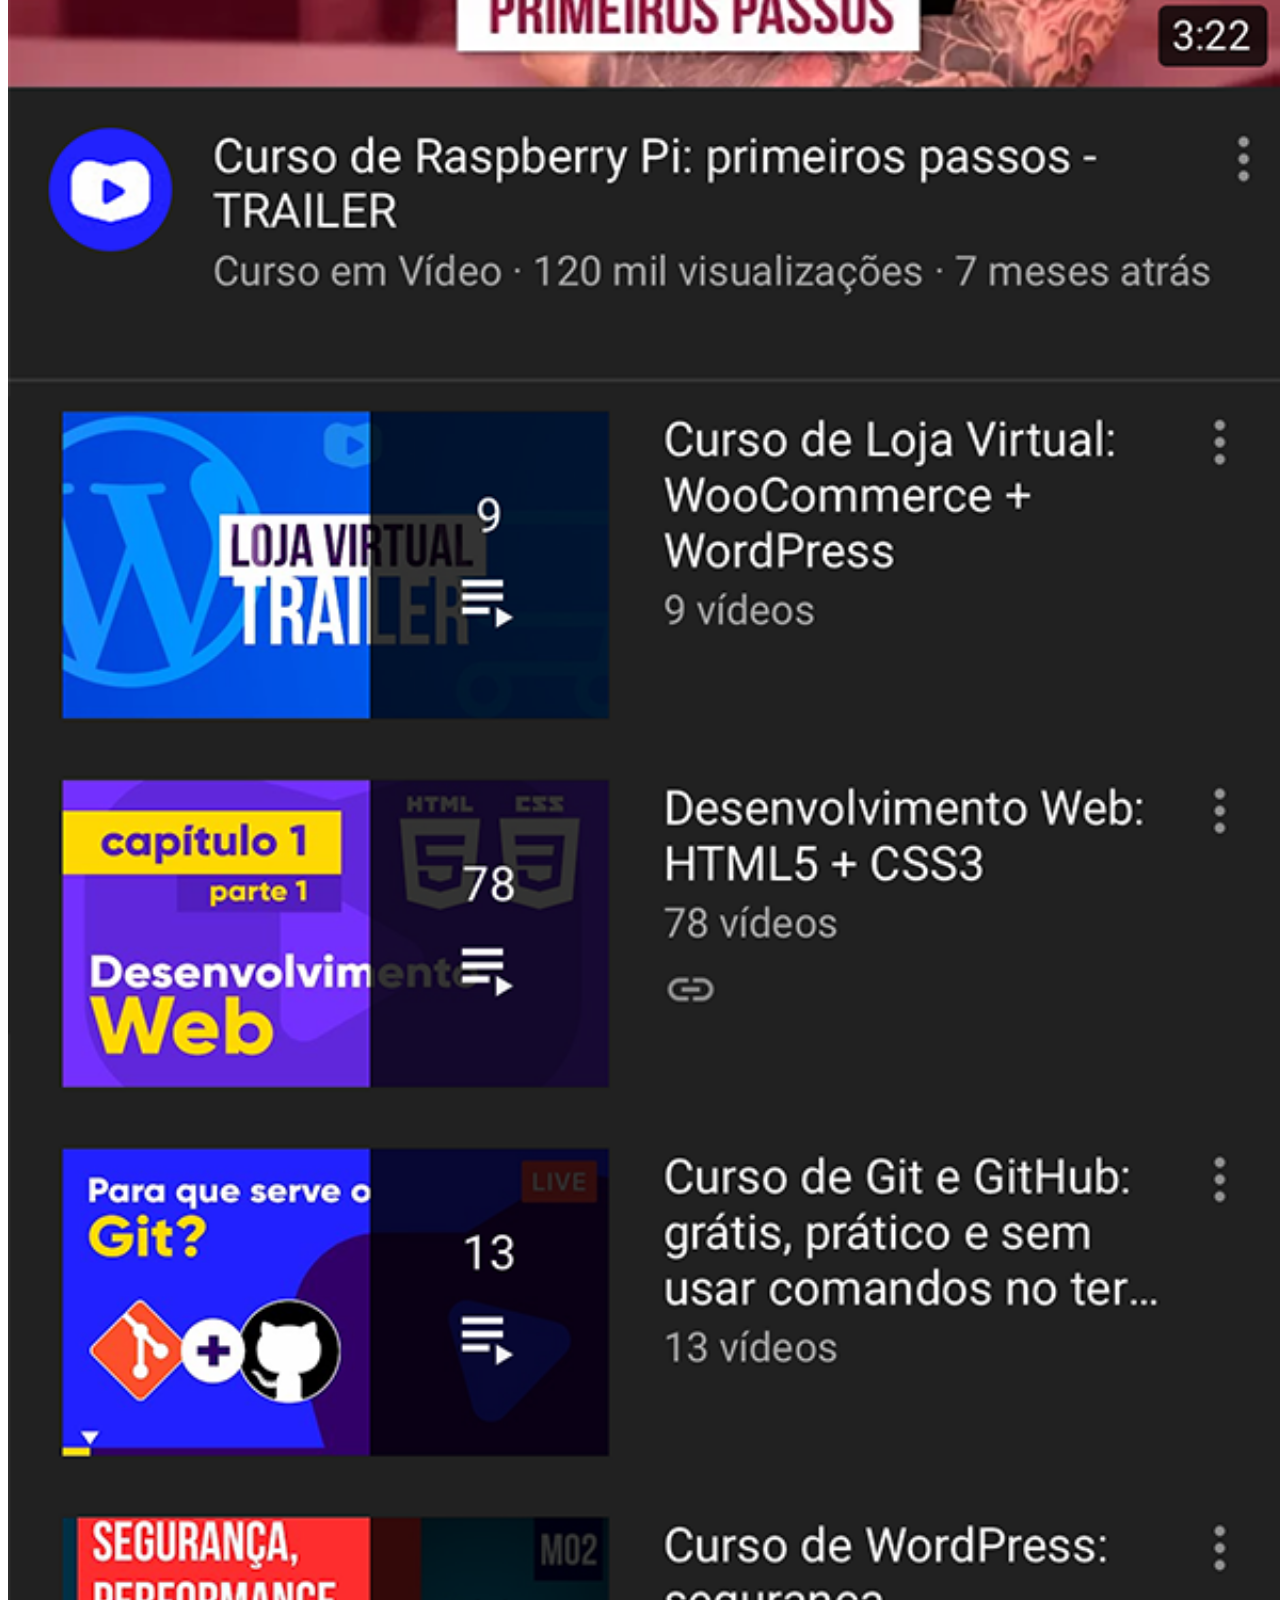
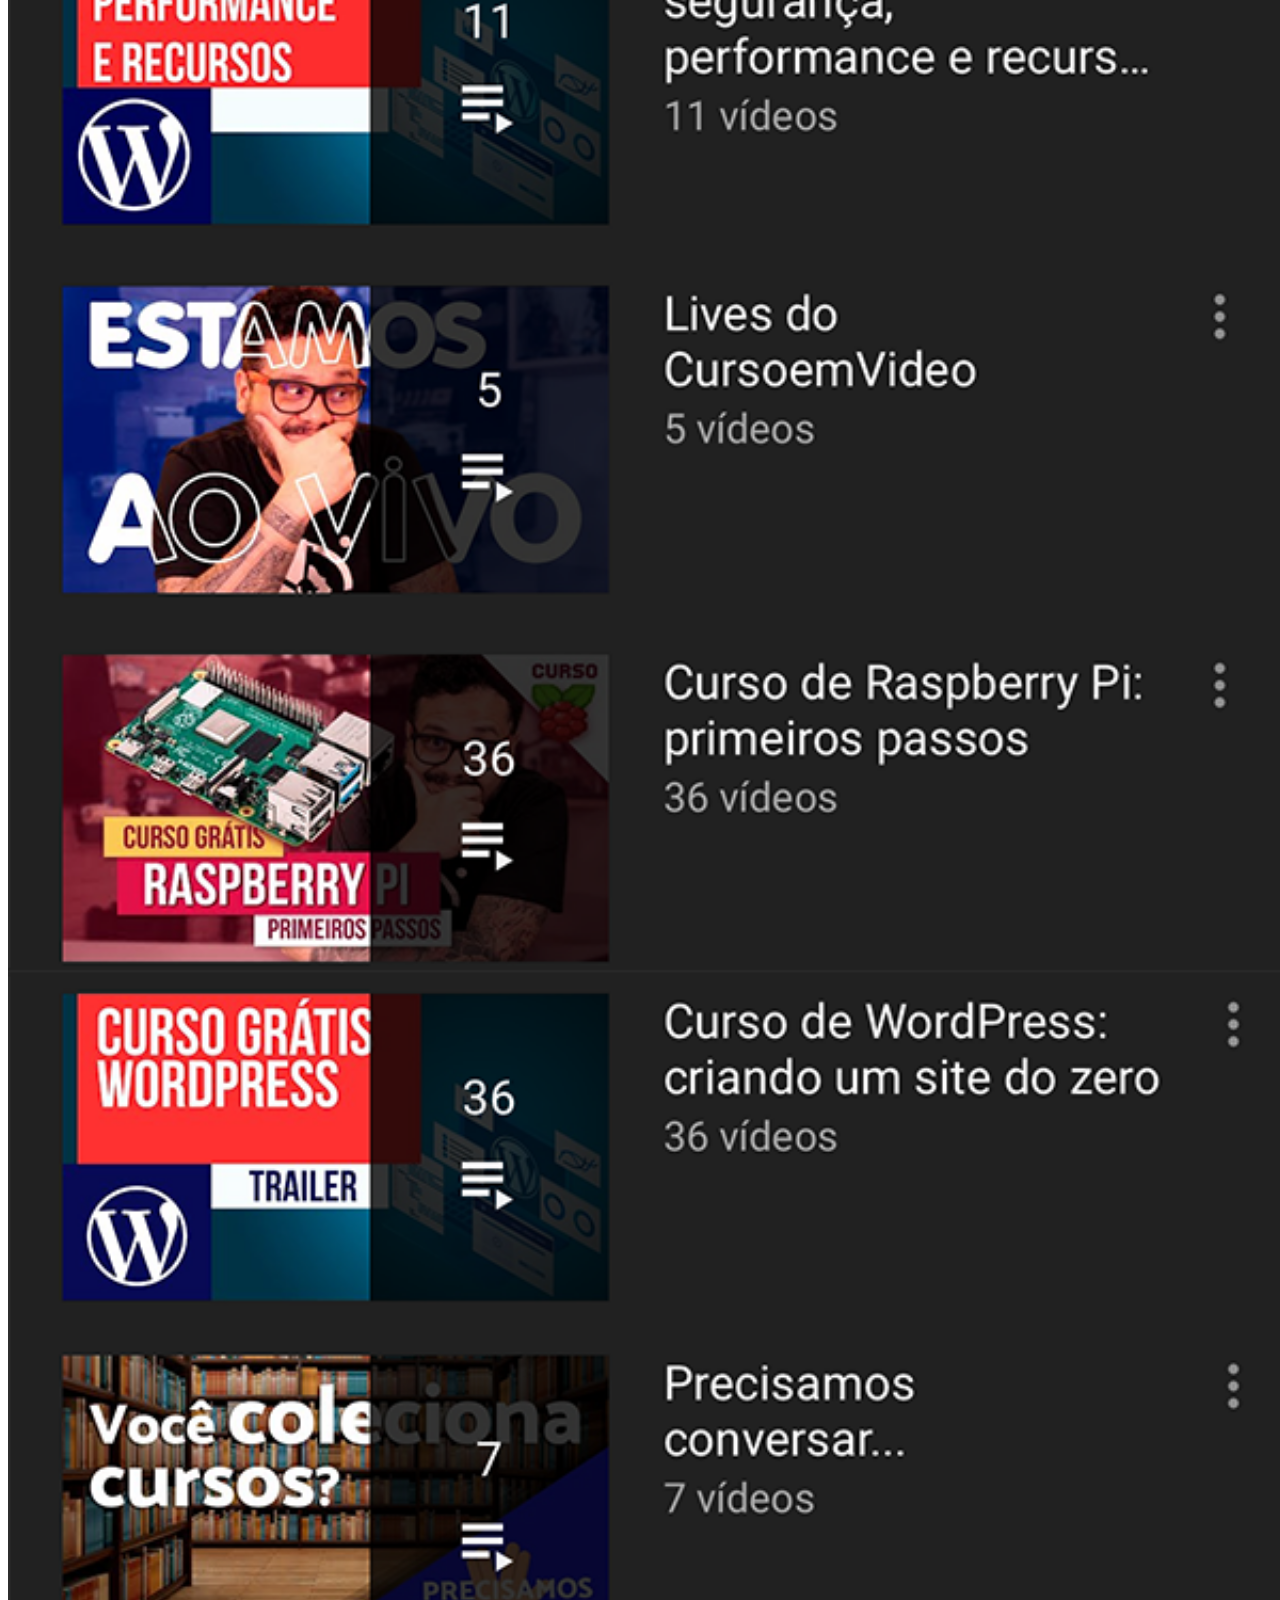
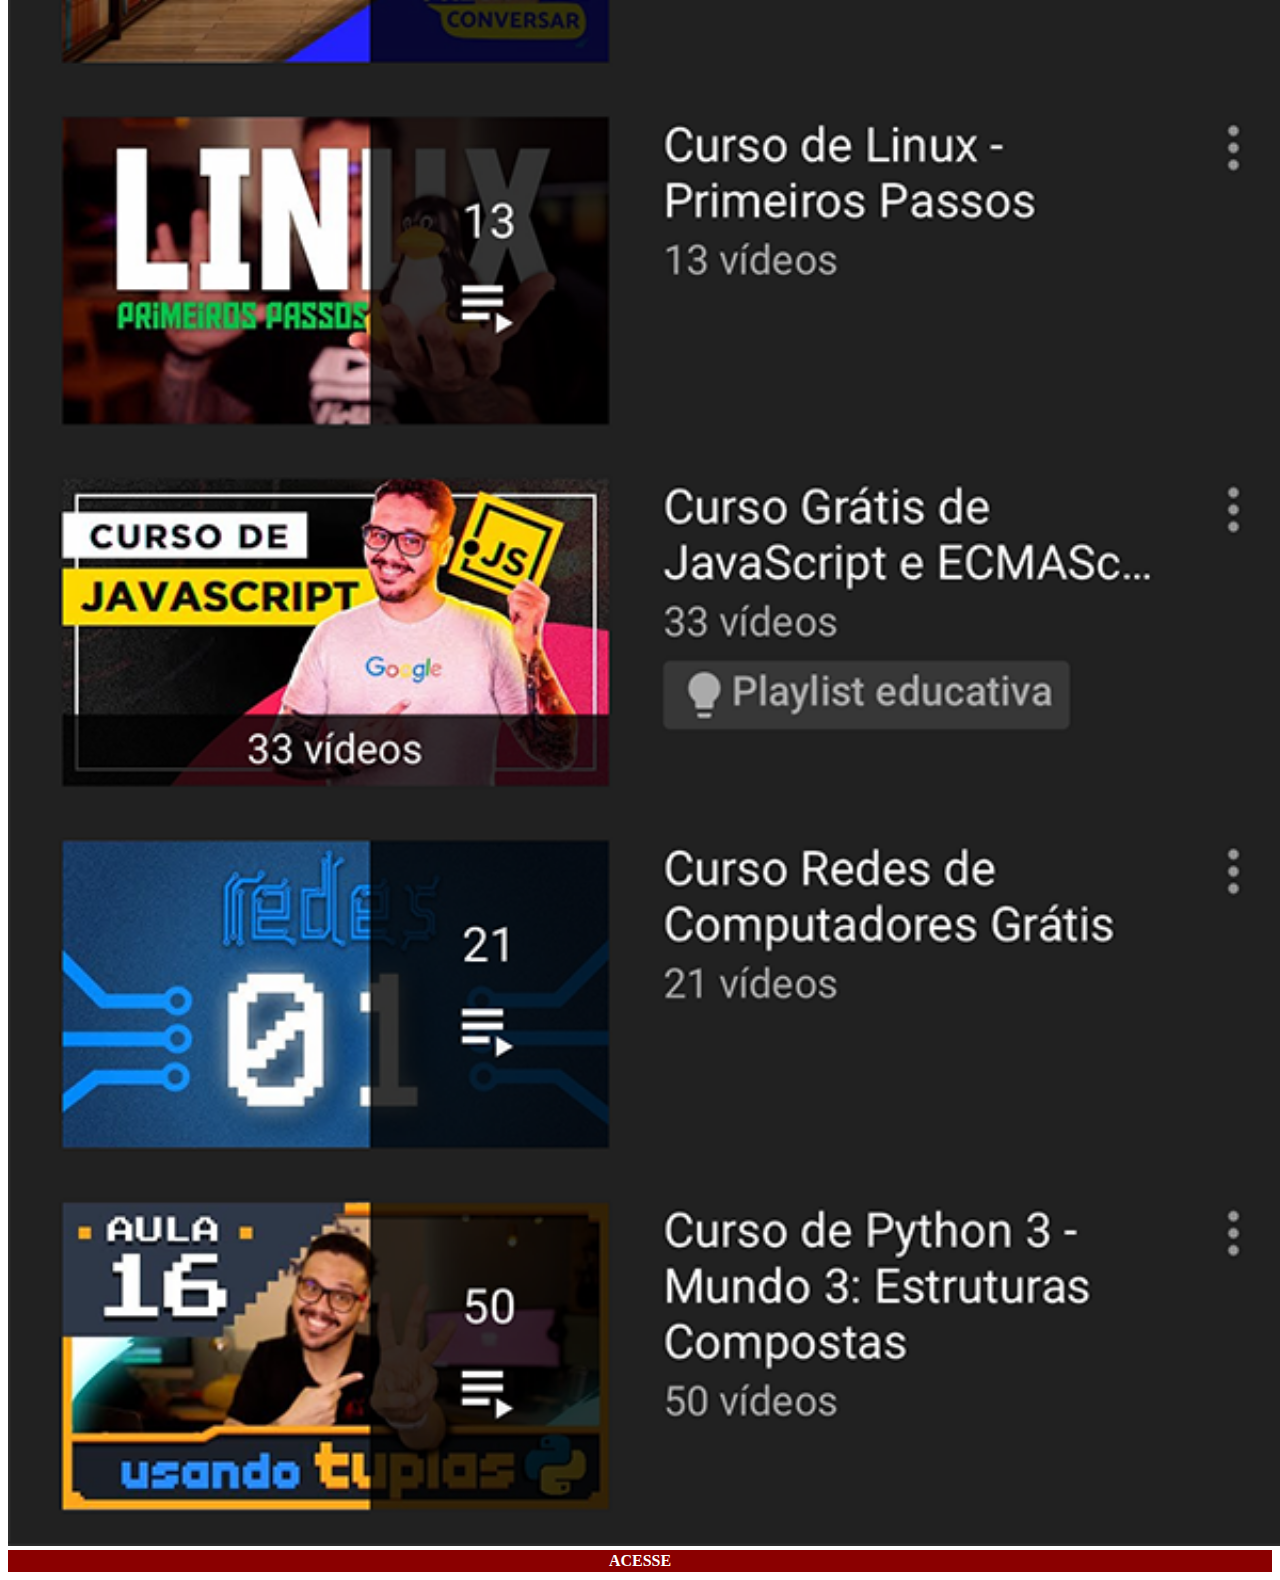
<file: youtube.html>
<!DOCTYPE html>
<html lang="pt-br">
<head>
    <meta charset="UTF-8">
    <meta name="viewport" content="width=device-width, initial-scale=1.0">
    <title>YouTube</title>
    <link rel="stylesheet" href="estilos/social.css">
</head>
<body>
   <img src="imagens/tela-youtube.png" alt="">
    <a href="https://www.youtube.com/channel/UCAPnL2Q_ITeaF5Ut_CFfiIg" target="_blank">ACESSE</a>
</body>
</html>
</file>
<file: estilos/style.css>
@charset "UTF-8";

* {
    margin: 0px;
    padding: 0px;
    font-family: Arial, Helvetica, sans-serif;
}
html, body {
    height: 100vh;
    width: 100vw;
    background-color: black;
}
body {
    background: url('../imagens/fundo-madeira.jpg') no-repeat top center;
    background-size: cover;
    background-attachment: fixed;
}
main {
    position: relative;
    height: 100vh;
}
section#telefone {
    position: absolute;
    top: 50%;
    left: 50%;
    transform: translate(-50%, -50%);
    height: 627px;
    width: 311px;
    background: url('../imagens/frame-iphone.png') no-repeat;
}
iframe#tela {
    position: relative;
    top: 80px;
    left: 22px;
    width: 267px;
    height: 471px;
}
section#redes-sociais {
    text-align: right;
}
section#redes-sociais img {
    width: 50px;
    margin: 10px;
    border-radius: 50%;
    box-shadow: 2px 2px 5px rgba(0, 0, 0, 0.418);
    box-sizing: border-box;
}
section#redes-sociais img:hover {
    border: 2px solid rgba(255, 255, 255, 0.349);
    transform: translate(-2px, -2px);
    box-shadow: 5px 5px 10px rgba(0, 0, 0, 0.719);
    transition: transform 0.3s, border 0.5s;
}
</file>
<file: estilos/social.css>
@charset "UTF-8"

* {
    margin: 0px;
    padding: 0px;
    font-family: Arial, Helvetica, sans-serif;
}
::-webkit-scrollbar {
    width: 0px;
    height: 0px;
}
img {
    width: 100vw;
}
a {
    display: block;
    background-color: darkred;
    color: white;
    padding: 2px;
    text-align: center;
    font-weight: bold;
    text-decoration: none;
}
a:hover {
    background-color: red;
}
</file>
